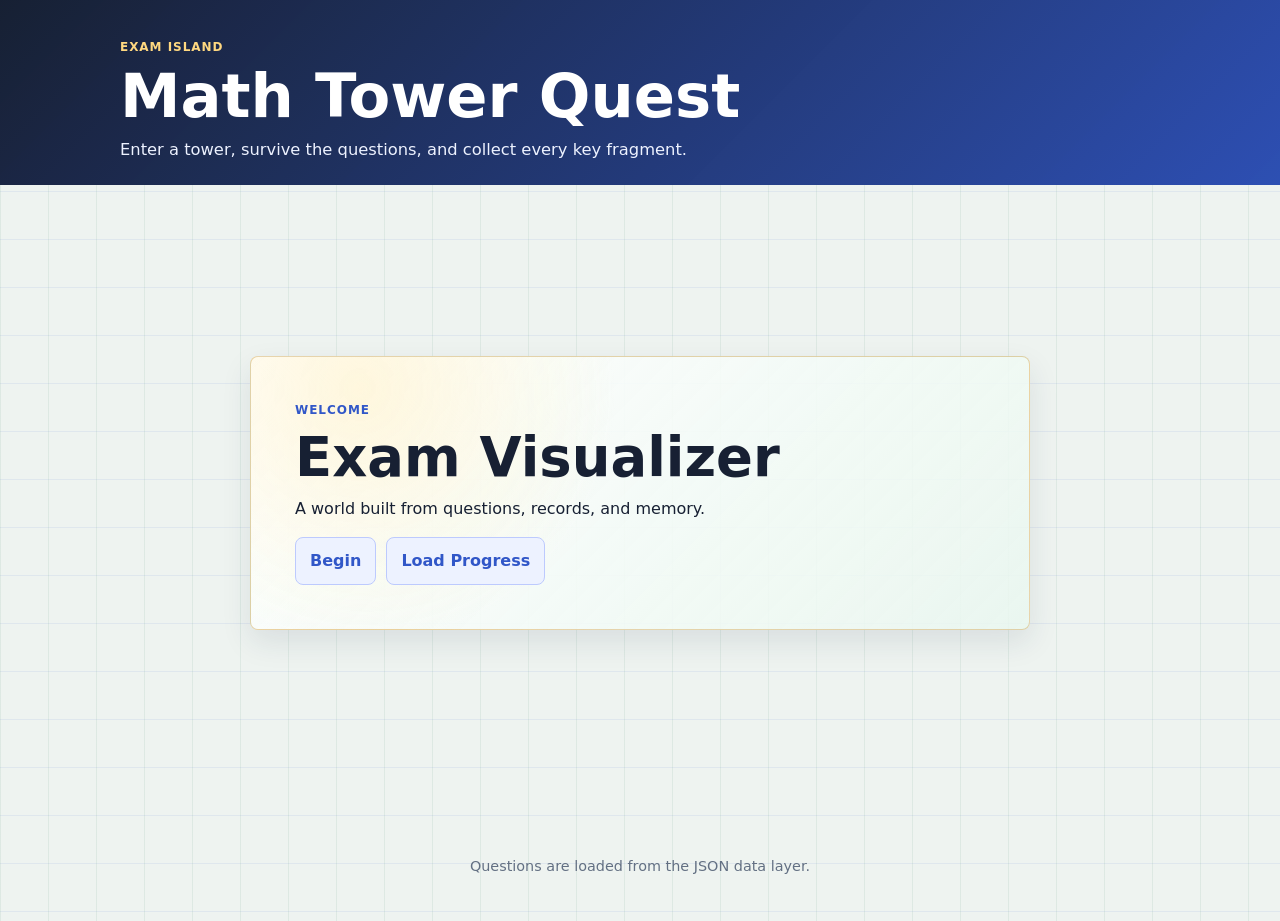
<file: index.html>
<!DOCTYPE html>
<html lang="en">
  <head>
    <!-- index.html defines the static UI containers. Game data, rules, and save state live outside this file. -->
    <meta charset="UTF-8" />
    <meta name="viewport" content="width=device-width, initial-scale=1.0" />
    <meta
      name="description"
      content="A Grade 7 math tower game with map exploration and tower practice runs."
    />
    <title>Exam Visualizer</title>
    <link rel="icon" href="data:," />
    <link rel="stylesheet" href="style.css?v=architecture-names" />
  </head>
  <body>
    <header class="site-header">
      <div class="header-content">
        <p class="eyebrow">Exam Island</p>
        <h1>Math Tower Quest</h1>
        <p class="subtitle">
          Enter a tower, survive the questions, and collect every key fragment.
        </p>
      </div>
    </header>

    <main class="page-content">
      <section id="opening-screen" class="opening-screen" aria-labelledby="opening-title">
        <div id="opening-content" class="opening-content"></div>
      </section>

      <section id="map-screen" class="map-section" aria-labelledby="map-title" hidden>
        <div class="map-heading">
          <div>
            <p class="section-label">World Map</p>
            <h2 id="map-title">Choose a tower</h2>
          </div>
          <p id="map-status" class="map-status" aria-live="polite">
            Loading map...
          </p>
        </div>

        <div id="game-map" class="game-map" aria-label="Exam Island map">
          <div class="map-hud" aria-label="Player progress">
            <span id="fragment-count" class="hud-pill">Key fragments: 0 / 6</span>
            <span id="chronicle-count" class="hud-pill">Chronicles: 0 / 6</span>
            <span id="difficulty-mode" class="hud-pill">Mode: Easy</span>
            <span id="questions-answered" class="hud-pill">0 answered</span>
            <span id="accuracy-percentage" class="hud-pill">0% accuracy</span>
          </div>
          <div id="map-player" class="map-player" aria-label="Player"></div>
          <div id="map-towers" class="map-towers"></div>
          <button id="blacksmith-button" class="blacksmith-button" type="button">
            Blacksmith
          </button>
        </div>

        <div id="blacksmith-panel" class="blacksmith-panel" hidden>
          <div>
            <h3>Blacksmith</h3>
            <p>Collect all 6 key fragments to forge the Central Tower Key.</p>
          </div>
          <button id="forge-key" class="progress-button" type="button" disabled>
            Forge Key
          </button>
        </div>

        <div class="save-actions">
          <button id="save-progress" class="progress-button" type="button">
            Save Progress
          </button>
          <button id="load-progress" class="progress-button" type="button">
            Load Progress
          </button>
          <button id="open-chronicles" class="progress-button" type="button">
            Chronicles
          </button>
          <input
            id="progress-file"
            type="file"
            accept="application/json,.json"
            hidden
          />
        </div>
        <p id="progress-message" class="progress-message" aria-live="polite"></p>
      </section>

      <section
        id="practice-view"
        class="practice-view"
        aria-labelledby="tower-title"
        hidden
      >
        <div class="tower-topbar">
          <button id="back-to-map" class="back-button" type="button">
            Back to Map
          </button>
          <div id="tower-status" class="tower-status" aria-live="polite"></div>
        </div>

        <div class="tower-overview">
          <div>
            <p class="section-label">Tower Practice</p>
            <h2 id="tower-title">Tower</h2>
            <p id="tower-description" class="tower-description"></p>
          </div>
          <div class="tower-run-stats">
            <div id="tower-hp" class="hp-display" aria-live="polite">
              <span class="stat-label">Health</span>
              <span class="hp-hearts" aria-hidden="true">10 HP</span>
              <span class="hp-number">10 / 10</span>
            </div>
            <span id="tower-streak">Streak 0</span>
            <span id="tower-progress-text">Seal Energy 0 / 50</span>
          </div>
        </div>

        <div class="energy-label">Seal Energy</div>
        <div class="tower-progress-bar" aria-hidden="true">
          <div id="tower-progress-fill"></div>
        </div>

        <div id="tower-result" class="tower-result" aria-live="polite" hidden></div>
        <div id="question-list" class="question-list" aria-live="polite"></div>
      </section>

      <section
        id="chronicle-screen"
        class="chronicle-screen"
        aria-labelledby="chronicle-heading"
        hidden
      >
        <div class="chronicle-topbar">
          <button id="close-chronicles" class="back-button" type="button">
            Back to Map
          </button>
          <p id="chronicle-status" class="chronicle-status" aria-live="polite"></p>
        </div>

        <div class="chronicle-layout">
          <section id="chronicle-library" class="chronicle-library" aria-labelledby="chronicle-heading">
            <p class="section-label">Chronicles</p>
            <h2 id="chronicle-heading">Chronicles</h2>
            <p class="chronicle-library-description">
              Recovered Creation Records from the history of this world.
            </p>
            <div id="chronicle-list" class="chronicle-list"></div>
          </section>

          <article id="chronicle-reader" class="chronicle-reader" aria-live="polite" hidden>
            <p class="section-label">Creation Record</p>
            <h3>Select a recovered Chronicle</h3>
          </article>
        </div>
      </section>

      <div id="error-message" class="error-message" role="alert" hidden></div>
    </main>

    <footer class="site-footer">
      <p>Questions are loaded from the JSON data layer.</p>
    </footer>

    <script src="engine/engine-rules.js?v=architecture-names"></script>
    <script src="app.js?v=architecture-names"></script>
  </body>
</html>
</file>
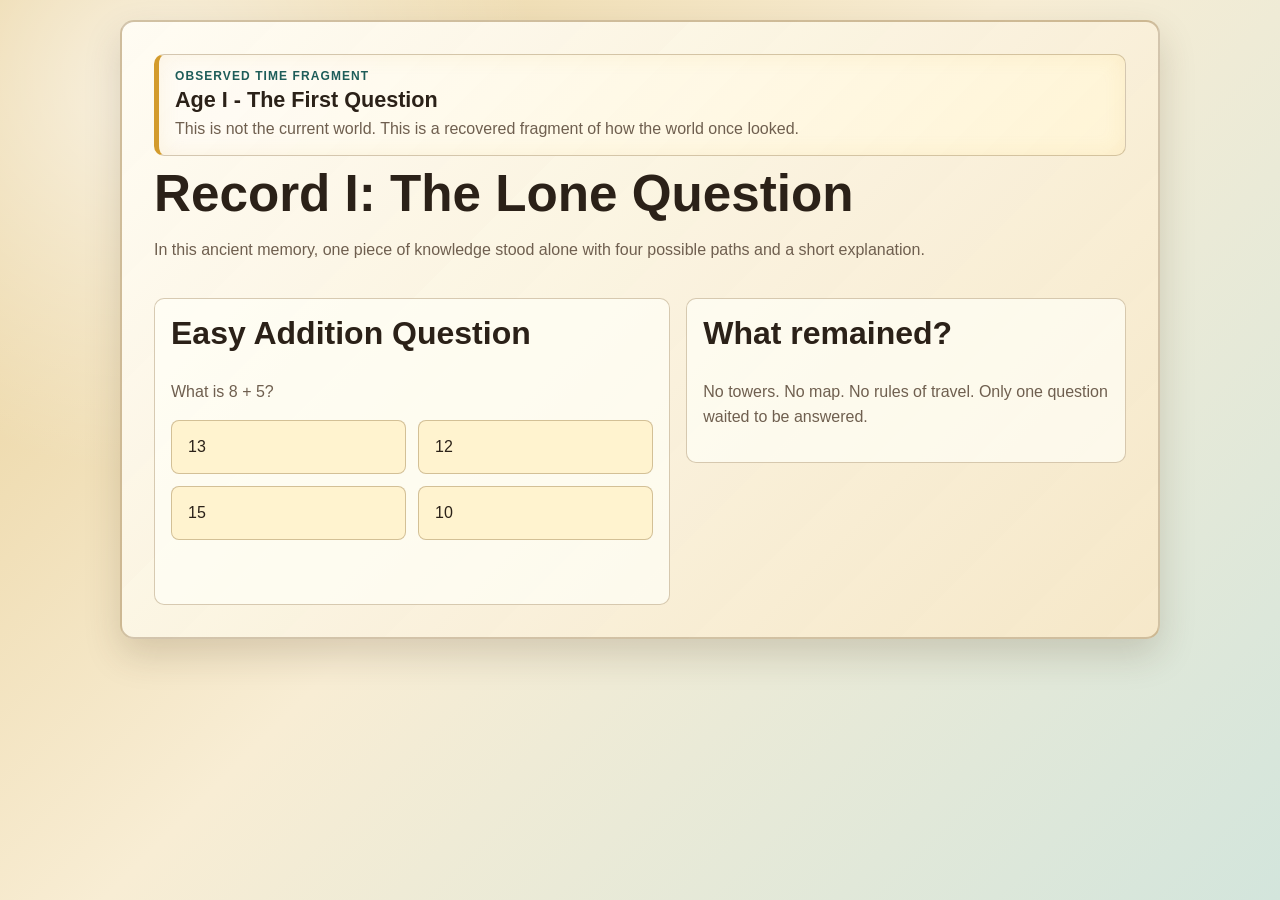
<file: history/v0-question-only/index.html>
<!DOCTYPE html>
<html lang="en">
<head>
  <meta charset="UTF-8">
  <meta name="viewport" content="width=device-width, initial-scale=1.0">
  <title>Record I: The Lone Question</title>
  <link rel="icon" href="data:,">
  <link rel="stylesheet" href="../shared/history.css">
</head>
<body>
  <main class="history-page">
    <section class="history-shell">
      <header class="history-header">
        <div class="fragment-banner">
          <p>Observed Time Fragment</p>
          <strong>Age I - The First Question</strong>
          <span>This is not the current world. This is a recovered fragment of how the world once looked.</span>
        </div>
        <h1>Record I: The Lone Question</h1>
        <p class="subtitle">In this ancient memory, one piece of knowledge stood alone with four possible paths and a short explanation.</p>
      </header>

      <div class="stage-grid">
        <section id="question-panel" class="panel" aria-live="polite"></section>
        <aside class="panel">
          <h2>What remained?</h2>
          <p class="soft-text">No towers. No map. No rules of travel. Only one question waited to be answered.</p>
        </aside>
      </div>
    </section>
  </main>

  <script src="../shared/history-utils.js?v=curriculum-aware"></script>
  <script>
    async function init() {
      const context = await HistoryPreview.loadCurriculumContext();
      const tower = context.towers[0];
      const question = HistoryPreview.getSampleQuestion(context, tower.topic);
      HistoryPreview.makeQuestion(document.querySelector("#question-panel"), {
        ...question,
        title: `${context.shortLabel} ${tower.topic} Question`
      });
    }

    init();
  </script>
</body>
</html>
</file>
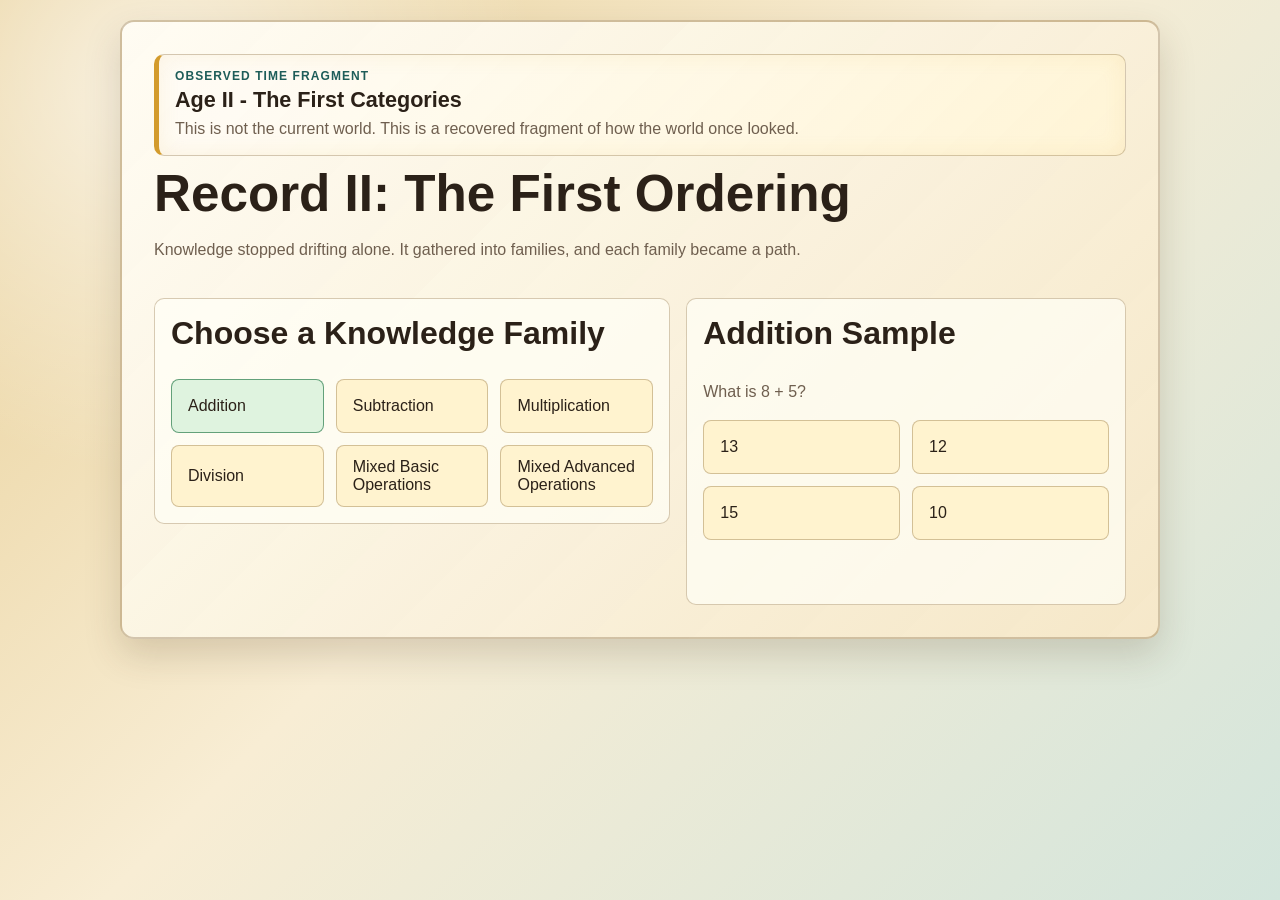
<file: history/v1-topic-structure/index.html>
<!DOCTYPE html>
<html lang="en">
<head>
  <meta charset="UTF-8">
  <meta name="viewport" content="width=device-width, initial-scale=1.0">
  <title>Record II: The First Ordering</title>
  <link rel="icon" href="data:,">
  <link rel="stylesheet" href="../shared/history.css">
</head>
<body>
  <main class="history-page">
    <section class="history-shell">
      <header class="history-header">
        <div class="fragment-banner">
          <p>Observed Time Fragment</p>
          <strong>Age II - The First Categories</strong>
          <span>This is not the current world. This is a recovered fragment of how the world once looked.</span>
        </div>
        <h1>Record II: The First Ordering</h1>
        <p class="subtitle">Knowledge stopped drifting alone. It gathered into families, and each family became a path.</p>
      </header>

      <div class="stage-grid">
        <section class="panel">
          <h2>Choose a Knowledge Family</h2>
          <div id="topic-grid" class="topic-grid"></div>
        </section>
        <section id="question-panel" class="panel" aria-live="polite"></section>
      </div>
    </section>
  </main>

  <script src="../shared/history-utils.js?v=curriculum-aware"></script>
  <script>
    const topicGrid = document.querySelector("#topic-grid");
    const questionPanel = document.querySelector("#question-panel");

    async function init() {
      const context = await HistoryPreview.loadCurriculumContext();
      const seenTopics = new Set();
      const topics = context.towers
        .filter((tower) => {
          if (seenTopics.has(tower.topic)) {
            return false;
          }
          seenTopics.add(tower.topic);
          return true;
        })
        .map((tower) => tower.topic);

      topics.forEach((topic) => {
        const button = document.createElement("button");
        button.className = "topic-card";
        button.type = "button";
        button.textContent = topic;
        button.addEventListener("click", () => {
          const question = HistoryPreview.getSampleQuestion(context, topic);
          HistoryPreview.setSelected(topicGrid, button, "is-selected");
          HistoryPreview.makeQuestion(questionPanel, {
            ...question,
            title: `${topic} Sample`
          });
        });
        topicGrid.append(button);
      });

      topicGrid.querySelector("button")?.click();
    }

    init();
  </script>
</body>
</html>
</file>
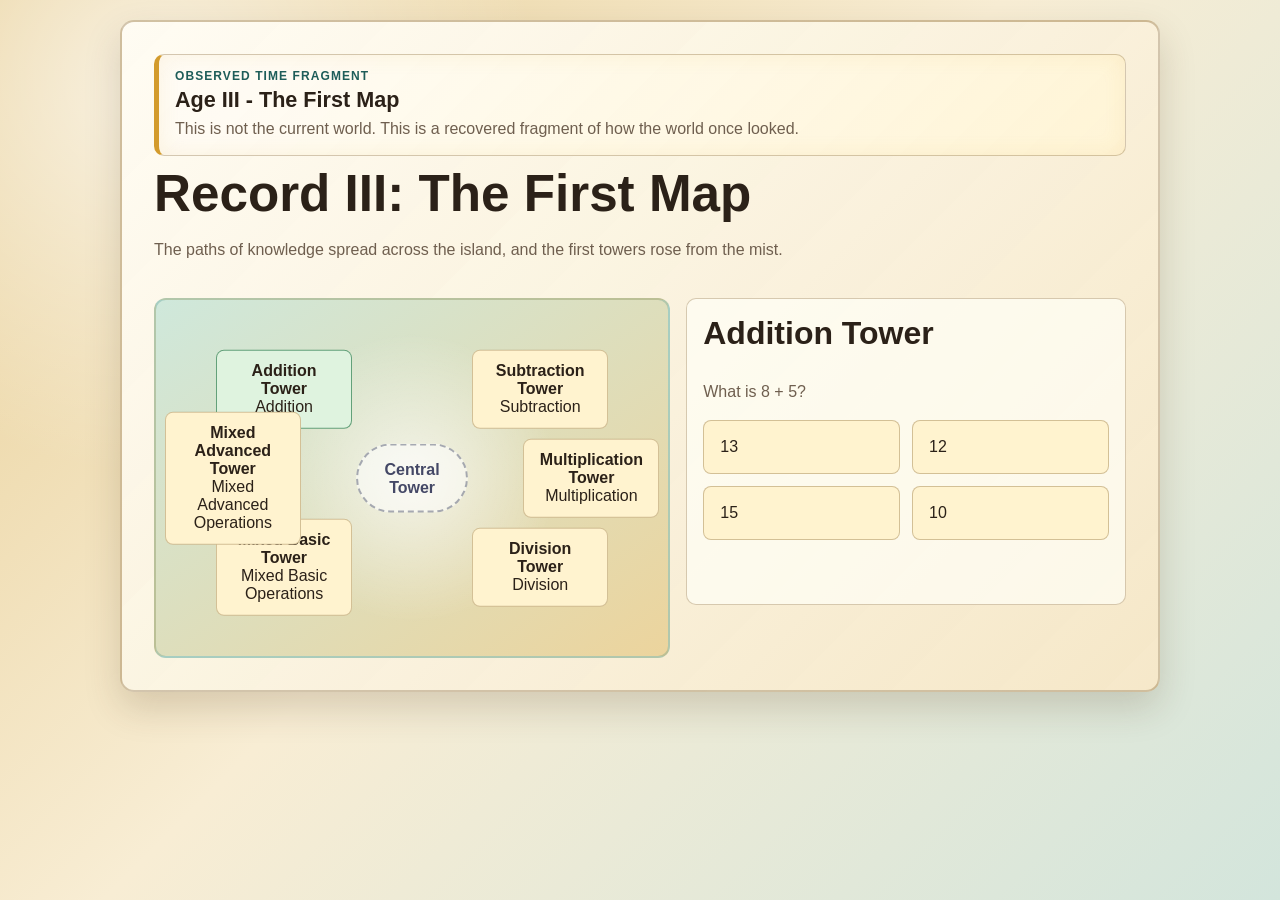
<file: history/v2-first-map/index.html>
<!DOCTYPE html>
<html lang="en">
<head>
  <meta charset="UTF-8">
  <meta name="viewport" content="width=device-width, initial-scale=1.0">
  <title>Record III: The First Map</title>
  <link rel="icon" href="data:,">
  <link rel="stylesheet" href="../shared/history.css">
</head>
<body>
  <main class="history-page">
    <section class="history-shell">
      <header class="history-header">
        <div class="fragment-banner">
          <p>Observed Time Fragment</p>
          <strong>Age III - The First Map</strong>
          <span>This is not the current world. This is a recovered fragment of how the world once looked.</span>
        </div>
        <h1>Record III: The First Map</h1>
        <p class="subtitle">The paths of knowledge spread across the island, and the first towers rose from the mist.</p>
      </header>

      <div class="stage-grid">
        <section class="tower-map panel" aria-label="First map with six towers">
          <div class="tower-center">Central Tower</div>
          <div id="tower-layer"></div>
        </section>
        <section id="question-panel" class="panel" aria-live="polite"></section>
      </div>
    </section>
  </main>

  <script src="../shared/history-utils.js?v=curriculum-aware"></script>
  <script>
    const towerLayer = document.querySelector("#tower-layer");
    const questionPanel = document.querySelector("#question-panel");

    async function init() {
      const context = await HistoryPreview.loadCurriculumContext();

      context.towers.forEach((tower) => {
        const button = document.createElement("button");
        button.className = "tower-node";
        button.type = "button";
        button.style.left = `${tower.x}%`;
        button.style.top = `${tower.y}%`;
        button.innerHTML = `<strong>${tower.name}</strong><br><span>${tower.topic}</span>`;
        button.addEventListener("click", () => {
          const question = HistoryPreview.getSampleQuestion(context, tower.topic);
          HistoryPreview.setSelected(towerLayer, button, "is-selected");
          HistoryPreview.makeQuestion(questionPanel, {
            ...question,
            title: tower.name
          });
        });
        towerLayer.append(button);
      });

      towerLayer.querySelector("button")?.click();
    }

    init();
  </script>
</body>
</html>
</file>
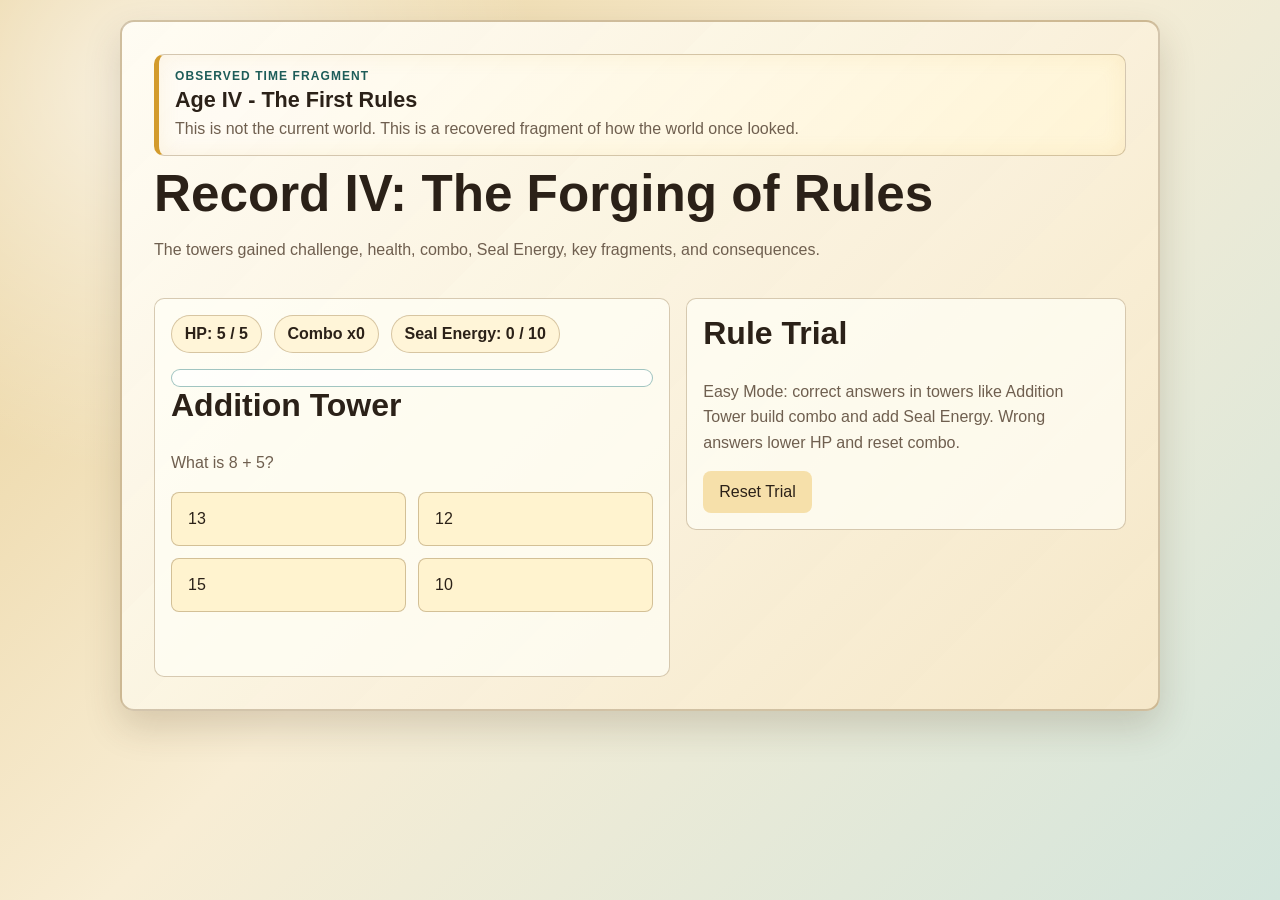
<file: history/v3-rules/index.html>
<!DOCTYPE html>
<html lang="en">
<head>
  <meta charset="UTF-8">
  <meta name="viewport" content="width=device-width, initial-scale=1.0">
  <title>Record IV: The Forging of Rules</title>
  <link rel="icon" href="data:,">
  <link rel="stylesheet" href="../shared/history.css">
</head>
<body>
  <main class="history-page">
    <section class="history-shell">
      <header class="history-header">
        <div class="fragment-banner">
          <p>Observed Time Fragment</p>
          <strong>Age IV - The First Rules</strong>
          <span>This is not the current world. This is a recovered fragment of how the world once looked.</span>
        </div>
        <h1>Record IV: The Forging of Rules</h1>
        <p class="subtitle">The towers gained challenge, health, combo, Seal Energy, key fragments, and consequences.</p>
      </header>

      <div class="stage-grid">
        <section class="panel">
          <div class="stat-row">
            <span id="hp" class="stat">HP: 5 / 5</span>
            <span id="combo" class="stat">Combo x0</span>
            <span id="energy" class="stat">Seal Energy: 0 / 10</span>
          </div>
          <div class="energy-bar" aria-hidden="true">
            <div id="energy-fill" class="energy-fill"></div>
          </div>
          <div id="question-panel" aria-live="polite"></div>
        </section>

        <aside class="panel">
          <h2>Rule Trial</h2>
          <p id="rules-summary" class="soft-text">Correct answers build combo and add Seal Energy. Wrong answers lower HP and reset combo. The tower clears when enough energy is restored.</p>
          <button id="reset-run" class="secondary" type="button">Reset Trial</button>
        </aside>
      </div>
    </section>
  </main>

  <script src="../shared/history-utils.js?v=curriculum-aware"></script>
  <script>
    let hp = 5;
    let combo = 0;
    let energy = 0;
    let questionIndex = 0;
    let context = null;
    let trialQuestions = [];
    let activeTower = null;

    const hpElement = document.querySelector("#hp");
    const comboElement = document.querySelector("#combo");
    const energyElement = document.querySelector("#energy");
    const energyFill = document.querySelector("#energy-fill");
    const questionPanel = document.querySelector("#question-panel");
    const rulesSummary = document.querySelector("#rules-summary");

    function updateStats() {
      hpElement.textContent = `HP: ${hp} / 5`;
      comboElement.textContent = `Combo x${combo}`;
      energyElement.textContent = `Seal Energy: ${energy} / 10`;
      energyFill.style.width = `${Math.min(energy, 10) * 10}%`;
    }

    function renderQuestion() {
      if (energy >= 10) {
        questionPanel.innerHTML = `
          <h2>Tower Cleared</h2>
          <p class="feedback good">The first laws awakened. A tower can now be restored.</p>
        `;
        updateStats();
        return;
      }

      if (hp <= 0) {
        questionPanel.innerHTML = `
          <h2>Run Failed</h2>
          <p class="feedback bad">HP reached 0. The rules now have real challenge.</p>
        `;
        updateStats();
        return;
      }

      const question = trialQuestions[questionIndex % trialQuestions.length];
      questionPanel.innerHTML = `
        <h2>${activeTower.name}</h2>
        <p class="soft-text">${question.prompt}</p>
        <div class="choices">
          ${question.choices.map((choice) => `
            <button class="choice" type="button" data-answer="${choice}">${choice}</button>
          `).join("")}
        </div>
        <p class="feedback" aria-live="polite"></p>
      `;

      const feedback = questionPanel.querySelector(".feedback");
      questionPanel.querySelectorAll(".choice").forEach((button) => {
        button.addEventListener("click", () => {
          const isCorrect = button.dataset.answer === question.answer;
          if (isCorrect) {
            combo += 1;
            energy += combo;
            HistoryPreview.markChoice(button, true, feedback, `Correct. Combo x${combo}. +${combo} Seal Energy.`);
          } else {
            hp -= 1;
            combo = 0;
            HistoryPreview.markChoice(button, false, feedback, `Wrong. HP -1. The answer is ${question.answer}.`);
          }

          questionIndex += 1;
          updateStats();
          setTimeout(renderQuestion, 850);
        });
      });
    }

    function resetRun() {
      hp = 5;
      combo = 0;
      energy = 0;
      questionIndex = 0;
      updateStats();
      renderQuestion();
    }

    document.querySelector("#reset-run").addEventListener("click", resetRun);

    async function init() {
      context = await HistoryPreview.loadCurriculumContext();
      activeTower = context.towers[0];
      trialQuestions = context.towers
        .map((tower) => HistoryPreview.getSampleQuestion(context, tower.topic))
        .filter(Boolean);
      rulesSummary.textContent = `${context.label}: correct answers in towers like ${activeTower.name} build combo and add Seal Energy. Wrong answers lower HP and reset combo.`;
      resetRun();
    }

    init();
  </script>
</body>
</html>
</file>
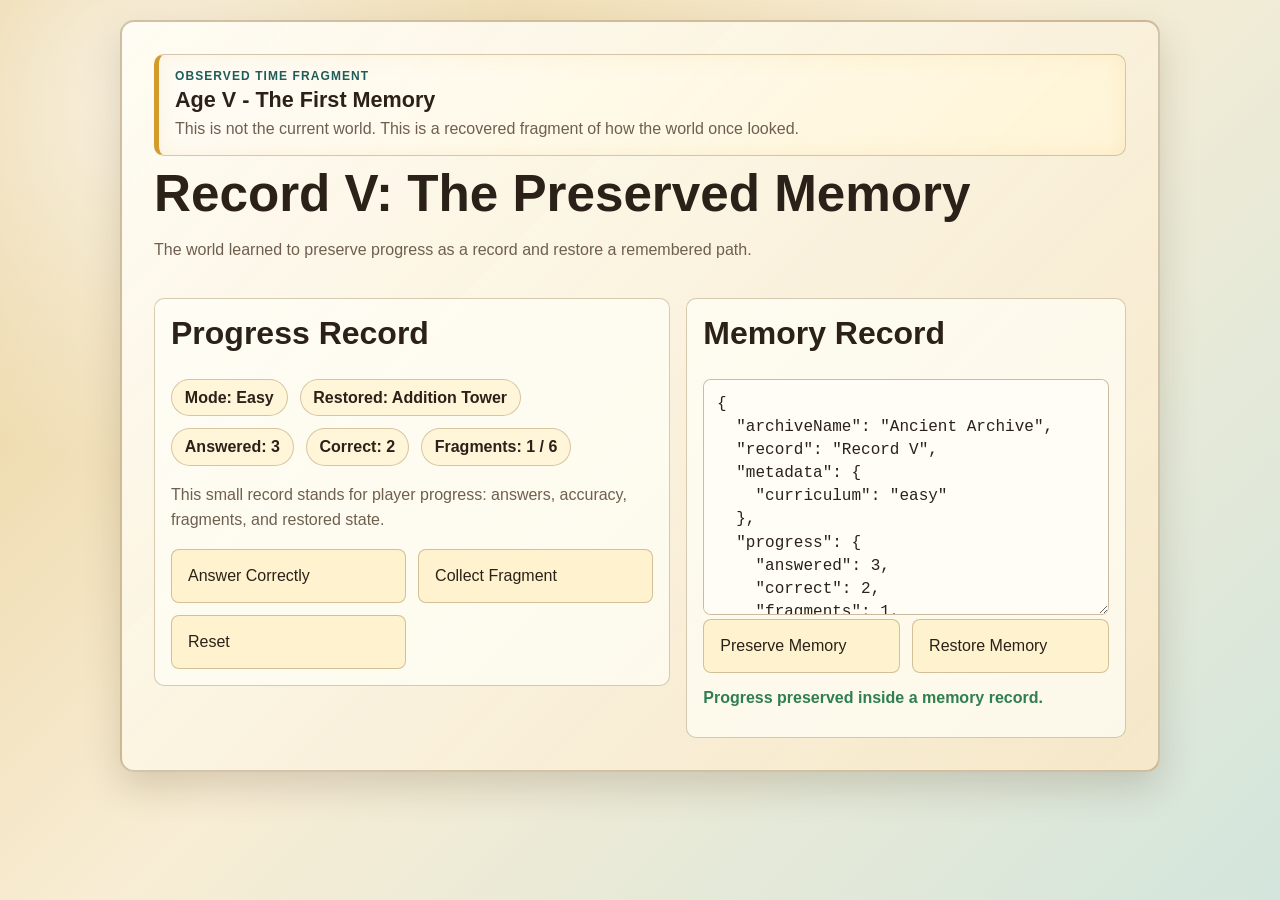
<file: history/v4-memory/index.html>
<!DOCTYPE html>
<html lang="en">
<head>
  <meta charset="UTF-8">
  <meta name="viewport" content="width=device-width, initial-scale=1.0">
  <title>Record V: The Preserved Memory</title>
  <link rel="icon" href="data:,">
  <link rel="stylesheet" href="../shared/history.css">
</head>
<body>
  <main class="history-page">
    <section class="history-shell">
      <header class="history-header">
        <div class="fragment-banner">
          <p>Observed Time Fragment</p>
          <strong>Age V - The First Memory</strong>
          <span>This is not the current world. This is a recovered fragment of how the world once looked.</span>
        </div>
        <h1>Record V: The Preserved Memory</h1>
        <p class="subtitle">The world learned to preserve progress as a record and restore a remembered path.</p>
      </header>

      <div class="stage-grid">
        <section class="panel">
          <h2>Progress Record</h2>
          <div class="stat-row">
            <span id="mode" class="stat">Mode: Easy</span>
            <span id="restored-tower" class="stat">Restored: Addition Tower</span>
            <span id="answered" class="stat">Answered: 3</span>
            <span id="correct" class="stat">Correct: 2</span>
            <span id="fragments" class="stat">Fragments: 1 / 6</span>
          </div>
          <p class="soft-text">This small record stands for player progress: answers, accuracy, fragments, and restored state.</p>
          <div class="choices">
            <button id="answer-correct" class="choice" type="button">Answer Correctly</button>
            <button id="collect-fragment" class="choice" type="button">Collect Fragment</button>
            <button id="reset-progress" class="choice" type="button">Reset</button>
          </div>
        </section>

        <section class="panel">
          <h2>Memory Record</h2>
          <textarea id="save-record" class="memory-record" rows="9" aria-label="Saved progress JSON"></textarea>
          <div class="choices">
            <button id="save-progress" class="choice" type="button">Preserve Memory</button>
            <button id="load-progress" class="choice" type="button">Restore Memory</button>
          </div>
          <p id="memory-message" class="feedback good" aria-live="polite">The world is ready to remember.</p>
        </section>
      </div>
    </section>
  </main>

  <script src="../shared/history-utils.js?v=curriculum-aware"></script>
  <script>
    let context = null;
    let defaultProgress = {
      answered: 3,
      correct: 2,
      fragments: 1,
      restoredTower: "Addition Tower",
      unlockedRecords: ["record-001", "record-002"]
    };

    let progress = { ...defaultProgress };

    const mode = document.querySelector("#mode");
    const restoredTower = document.querySelector("#restored-tower");
    const answered = document.querySelector("#answered");
    const correct = document.querySelector("#correct");
    const fragments = document.querySelector("#fragments");
    const saveRecord = document.querySelector("#save-record");
    const memoryMessage = document.querySelector("#memory-message");

    function renderProgress() {
      mode.textContent = `Mode: ${context?.shortLabel || "Easy"}`;
      restoredTower.textContent = `Restored: ${progress.restoredTower || context?.towers?.[0]?.name || "First Tower"}`;
      answered.textContent = `Answered: ${progress.answered}`;
      correct.textContent = `Correct: ${progress.correct}`;
      fragments.textContent = `Fragments: ${progress.fragments} / 6`;
    }

    function saveProgress() {
      saveRecord.value = JSON.stringify({
        archiveName: "Ancient Archive",
        record: "Record V",
        metadata: {
          curriculum: context?.mode || "easy"
        },
        progress
      }, null, 2);
      memoryMessage.textContent = "Progress preserved inside a memory record.";
      memoryMessage.className = "feedback good";
    }

    function loadProgress() {
      try {
        const saved = JSON.parse(saveRecord.value);
        progress = {
          answered: Number(saved.progress?.answered) || 0,
          correct: Number(saved.progress?.correct) || 0,
          fragments: Number(saved.progress?.fragments) || 0,
          restoredTower: saved.progress?.restoredTower || context?.towers?.[0]?.name || "First Tower",
          unlockedRecords: Array.isArray(saved.progress?.unlockedRecords)
            ? saved.progress.unlockedRecords
            : []
        };
        renderProgress();
        memoryMessage.textContent = "Progress loaded. The remembered path returned.";
        memoryMessage.className = "feedback good";
      } catch (error) {
        memoryMessage.textContent = "The record could not be loaded.";
        memoryMessage.className = "feedback bad";
      }
    }

    document.querySelector("#answer-correct").addEventListener("click", () => {
      progress.answered += 1;
      progress.correct += 1;
      renderProgress();
      memoryMessage.textContent = "The current progress changed. Preserve it to remember.";
      memoryMessage.className = "feedback good";
    });

    document.querySelector("#collect-fragment").addEventListener("click", () => {
      progress.fragments = Math.min(6, progress.fragments + 1);
      renderProgress();
      memoryMessage.textContent = "A fragment was collected. Preserve the new state.";
      memoryMessage.className = "feedback good";
    });

    document.querySelector("#reset-progress").addEventListener("click", () => {
      progress = {
        answered: 0,
        correct: 0,
        fragments: 0,
        restoredTower: "None yet",
        unlockedRecords: []
      };
      renderProgress();
      memoryMessage.textContent = "Progress changed. Load the record to restore it.";
      memoryMessage.className = "feedback bad";
    });

    document.querySelector("#save-progress").addEventListener("click", saveProgress);
    document.querySelector("#load-progress").addEventListener("click", loadProgress);

    async function init() {
      context = await HistoryPreview.loadCurriculumContext();
      defaultProgress = {
        ...defaultProgress,
        restoredTower: context.towers[0]?.name || defaultProgress.restoredTower
      };
      progress = { ...defaultProgress };
      renderProgress();
      saveProgress();
    }

    init();
  </script>
</body>
</html>
</file>
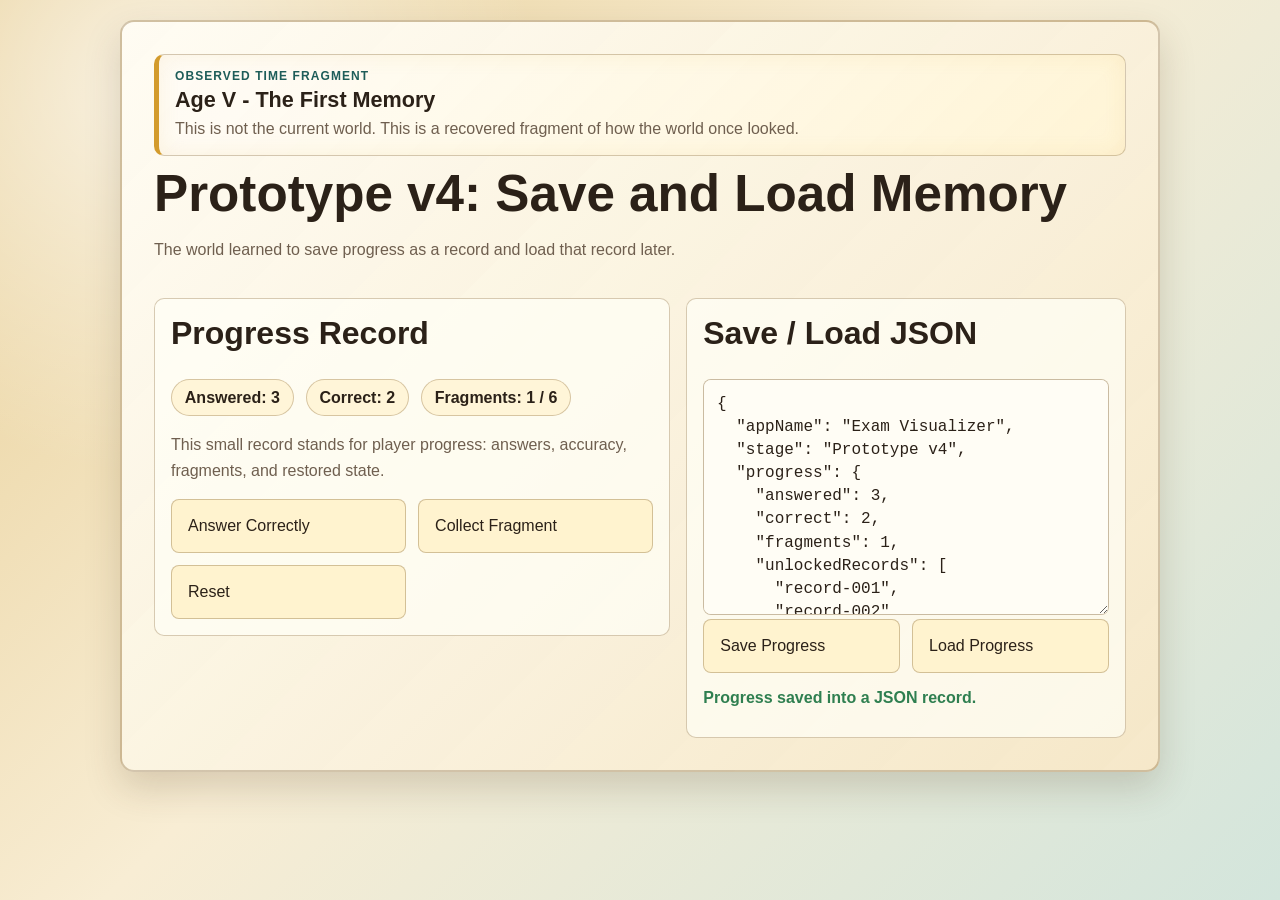
<file: history/v4-travelers/index.html>
<!DOCTYPE html>
<html lang="en">
<head>
  <meta charset="UTF-8">
  <meta name="viewport" content="width=device-width, initial-scale=1.0">
  <title>Prototype v4: Save and Load Memory</title>
  <link rel="icon" href="data:,">
  <link rel="stylesheet" href="../shared/history.css">
</head>
<body>
  <main class="history-page">
    <section class="history-shell">
      <header class="history-header">
        <div class="fragment-banner">
          <p>Observed Time Fragment</p>
          <strong>Age V - The First Memory</strong>
          <span>This is not the current world. This is a recovered fragment of how the world once looked.</span>
        </div>
        <h1>Prototype v4: Save and Load Memory</h1>
        <p class="subtitle">The world learned to save progress as a record and load that record later.</p>
      </header>

      <div class="stage-grid">
        <section class="panel">
          <h2>Progress Record</h2>
          <div class="stat-row">
            <span id="answered" class="stat">Answered: 3</span>
            <span id="correct" class="stat">Correct: 2</span>
            <span id="fragments" class="stat">Fragments: 1 / 6</span>
          </div>
          <p class="soft-text">This small record stands for player progress: answers, accuracy, fragments, and restored state.</p>
          <div class="choices">
            <button id="answer-correct" class="choice" type="button">Answer Correctly</button>
            <button id="collect-fragment" class="choice" type="button">Collect Fragment</button>
            <button id="reset-progress" class="choice" type="button">Reset</button>
          </div>
        </section>

        <section class="panel">
          <h2>Save / Load JSON</h2>
          <textarea id="save-record" class="memory-record" rows="9" aria-label="Saved progress JSON"></textarea>
          <div class="choices">
            <button id="save-progress" class="choice" type="button">Save Progress</button>
            <button id="load-progress" class="choice" type="button">Load Progress</button>
          </div>
          <p id="memory-message" class="feedback good" aria-live="polite">The world is ready to remember.</p>
        </section>
      </div>
    </section>
  </main>

  <script>
    const defaultProgress = {
      answered: 3,
      correct: 2,
      fragments: 1,
      unlockedRecords: ["record-001", "record-002"]
    };

    let progress = { ...defaultProgress };

    const answered = document.querySelector("#answered");
    const correct = document.querySelector("#correct");
    const fragments = document.querySelector("#fragments");
    const saveRecord = document.querySelector("#save-record");
    const memoryMessage = document.querySelector("#memory-message");

    function renderProgress() {
      answered.textContent = `Answered: ${progress.answered}`;
      correct.textContent = `Correct: ${progress.correct}`;
      fragments.textContent = `Fragments: ${progress.fragments} / 6`;
    }

    function saveProgress() {
      saveRecord.value = JSON.stringify({
        appName: "Exam Visualizer",
        stage: "Prototype v4",
        progress
      }, null, 2);
      memoryMessage.textContent = "Progress saved into a JSON record.";
      memoryMessage.className = "feedback good";
    }

    function loadProgress() {
      try {
        const saved = JSON.parse(saveRecord.value);
        progress = {
          answered: Number(saved.progress?.answered) || 0,
          correct: Number(saved.progress?.correct) || 0,
          fragments: Number(saved.progress?.fragments) || 0,
          unlockedRecords: Array.isArray(saved.progress?.unlockedRecords)
            ? saved.progress.unlockedRecords
            : []
        };
        renderProgress();
        memoryMessage.textContent = "Progress loaded. The remembered path returned.";
        memoryMessage.className = "feedback good";
      } catch (error) {
        memoryMessage.textContent = "The record could not be loaded.";
        memoryMessage.className = "feedback bad";
      }
    }

    document.querySelector("#answer-correct").addEventListener("click", () => {
      progress.answered += 1;
      progress.correct += 1;
      renderProgress();
      memoryMessage.textContent = "The current progress changed. Save it to remember.";
      memoryMessage.className = "feedback good";
    });

    document.querySelector("#collect-fragment").addEventListener("click", () => {
      progress.fragments = Math.min(6, progress.fragments + 1);
      renderProgress();
      memoryMessage.textContent = "A fragment was collected. Save the new state.";
      memoryMessage.className = "feedback good";
    });

    document.querySelector("#reset-progress").addEventListener("click", () => {
      progress = { answered: 0, correct: 0, fragments: 0, unlockedRecords: [] };
      renderProgress();
      memoryMessage.textContent = "Progress changed. Load the record to restore it.";
      memoryMessage.className = "feedback bad";
    });

    document.querySelector("#save-progress").addEventListener("click", saveProgress);
    document.querySelector("#load-progress").addEventListener("click", loadProgress);

    renderProgress();
    saveProgress();
  </script>
</body>
</html>
</file>
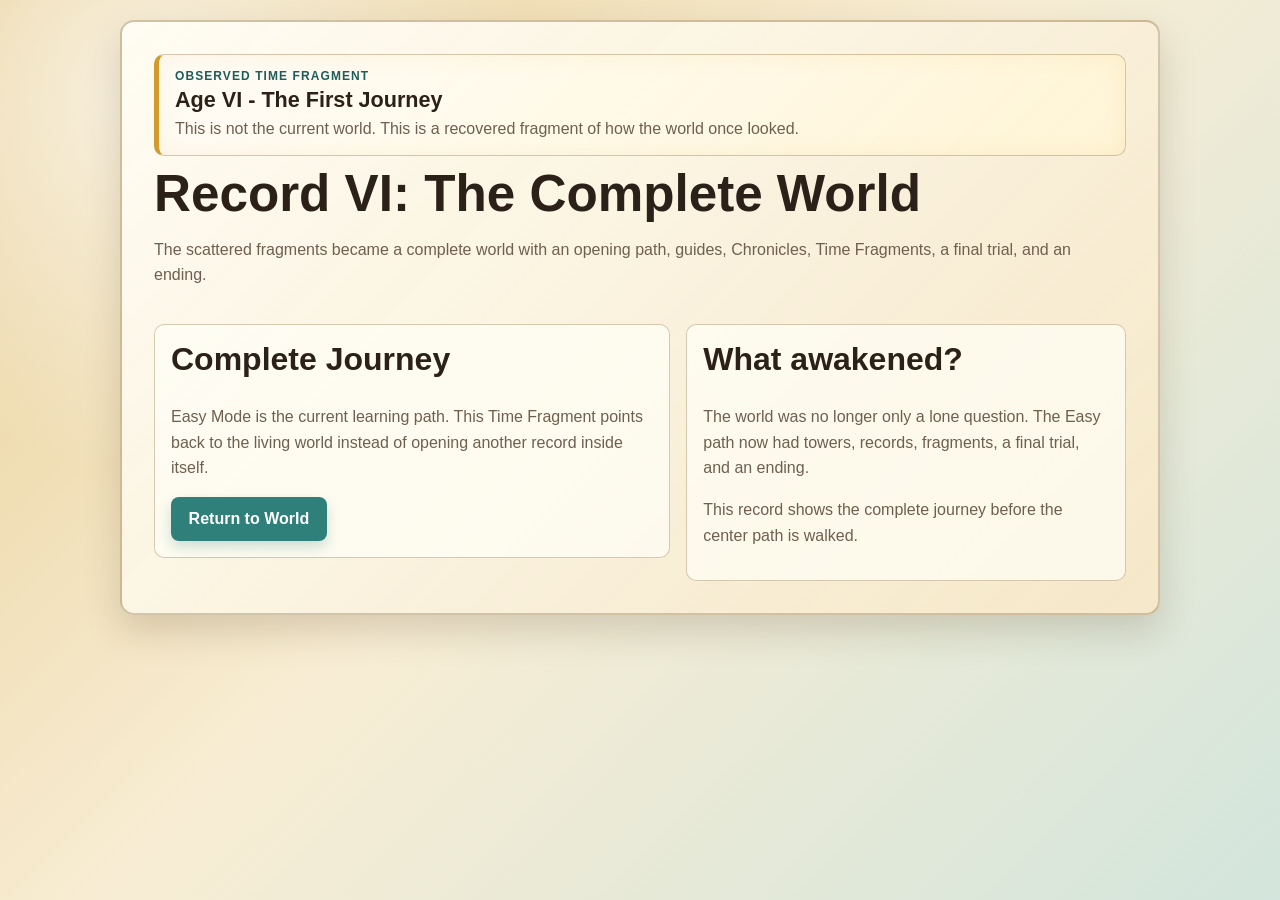
<file: history/v5-complete-prototype/index.html>
<!DOCTYPE html>
<html lang="en">
<head>
  <meta charset="UTF-8">
  <meta name="viewport" content="width=device-width, initial-scale=1.0">
  <title>Record VI: The Complete World</title>
  <link rel="icon" href="data:,">
  <link rel="stylesheet" href="../shared/history.css">
</head>
<body>
  <main class="history-page">
    <section class="history-shell">
      <header class="history-header">
        <div class="fragment-banner">
          <p>Observed Time Fragment</p>
          <strong>Age VI - The First Journey</strong>
          <span>This is not the current world. This is a recovered fragment of how the world once looked.</span>
        </div>
        <h1>Record VI: The Complete World</h1>
        <p class="subtitle">The scattered fragments became a complete world with an opening path, guides, Chronicles, Time Fragments, a final trial, and an ending.</p>
      </header>

      <div class="stage-grid">
        <section class="panel">
          <h2>Complete Journey</h2>
          <p id="journey-mode" class="soft-text">This Time Fragment points back to the living world instead of opening another record inside itself.</p>
          <button id="return-world" class="open-world" type="button">Return to World</button>
        </section>

        <aside class="panel">
          <h2>What awakened?</h2>
          <p id="complete-summary" class="soft-text">The world was no longer only a lone question. It had towers, records, fragments, a final trial, and an ending.</p>
          <p class="soft-text">This record shows the complete journey before the center path is walked.</p>
        </aside>
      </div>
    </section>
  </main>
  <script src="../shared/history-utils.js?v=curriculum-aware"></script>
  <script>
    async function init() {
      const context = await HistoryPreview.loadCurriculumContext();
      document.querySelector("#journey-mode").textContent = `${context.label} is the current learning path. This Time Fragment points back to the living world instead of opening another record inside itself.`;
      document.querySelector("#complete-summary").textContent = `The world was no longer only a lone question. The ${context.shortLabel} path now had towers, records, fragments, a final trial, and an ending.`;
    }

    document.querySelector("#return-world").addEventListener("click", () => {
      if (window.parent && window.parent !== window) {
        window.parent.postMessage({ type: "exam-visualizer:return-to-world" }, window.location.origin);
        return;
      }

      window.location.href = "../../index.html";
    });

    init();
  </script>
</body>
</html>
</file>
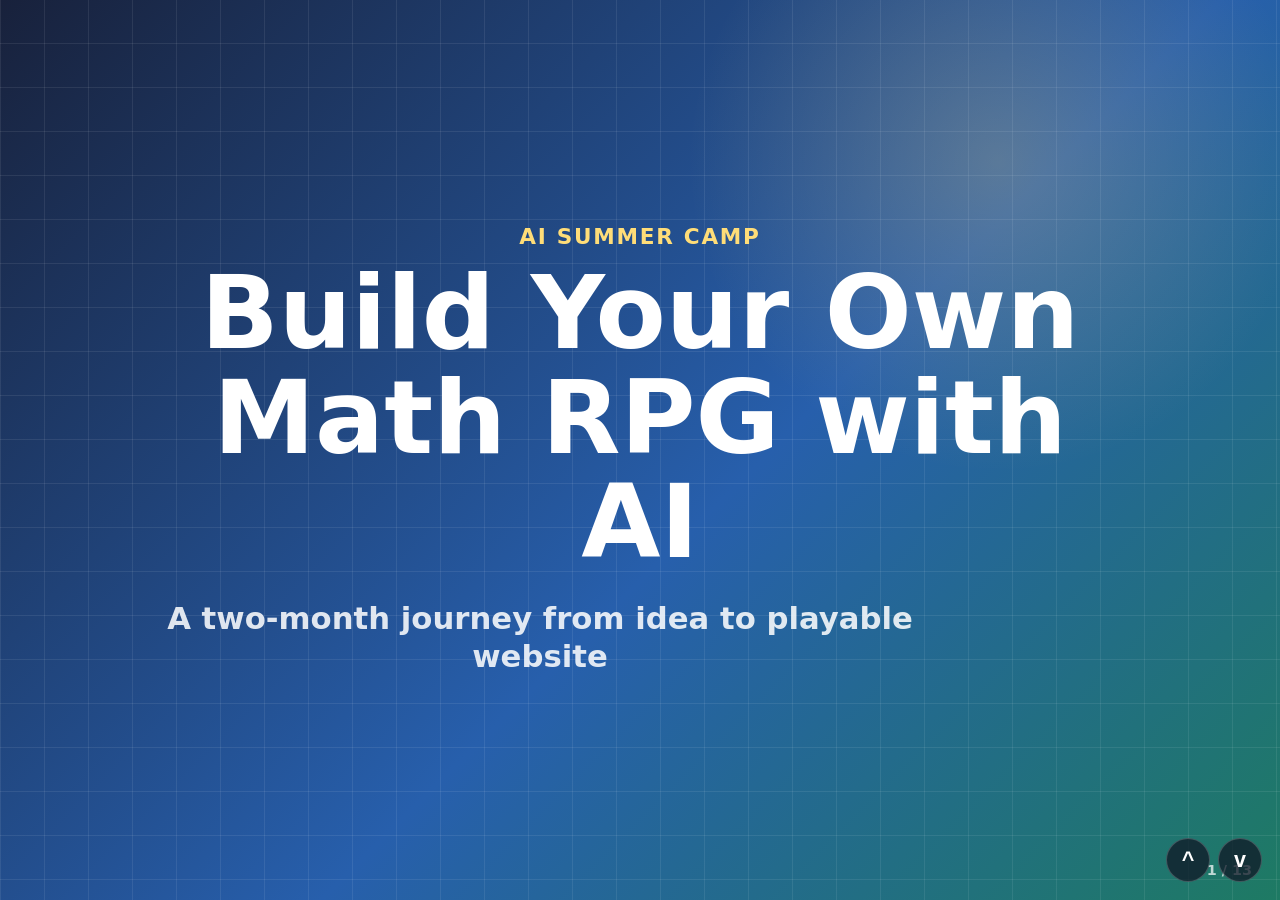
<file: teaching-slides/ai-summer-camp-math-rpg.html>
<!DOCTYPE html>
<html lang="en">
  <head>
    <meta charset="UTF-8" />
    <meta name="viewport" content="width=device-width, initial-scale=1.0" />
    <title>AI Summer Camp - Math RPG Slides</title>
    <style>
      :root {
        --ink: #162033;
        --muted: #5f6e84;
        --paper: #fffdf7;
        --blue: #2f6fd6;
        --green: #1f8a5b;
        --gold: #d28b15;
        --coral: #e65f5c;
        --violet: #705bd8;
        --sky: #dff1ff;
        --mint: #dcf7e8;
        --cream: #fff4d7;
        --line: rgba(22, 32, 51, 0.16);
        --shadow: 0 18px 44px rgba(22, 32, 51, 0.16);
      }

      * {
        box-sizing: border-box;
      }

      html {
        scroll-behavior: smooth;
      }

      body {
        margin: 0;
        color: var(--ink);
        background: #101827;
        font-family: Inter, ui-sans-serif, system-ui, -apple-system, BlinkMacSystemFont, "Segoe UI", sans-serif;
      }

      .deck {
        height: 100vh;
        overflow-y: auto;
        scroll-snap-type: y mandatory;
      }

      .slide {
        position: relative;
        display: grid;
        min-height: 100vh;
        padding: 5.5vh 6vw;
        overflow: hidden;
        scroll-snap-align: start;
        background: var(--paper);
      }

      .slide::before {
        position: absolute;
        inset: 0;
        content: "";
        background:
          linear-gradient(90deg, rgba(22, 32, 51, 0.045) 1px, transparent 1px),
          linear-gradient(0deg, rgba(22, 32, 51, 0.045) 1px, transparent 1px);
        background-size: 42px 42px;
        pointer-events: none;
      }

      .slide > * {
        position: relative;
        z-index: 1;
      }

      .slide.dark {
        color: #ffffff;
        background:
          radial-gradient(circle at 78% 18%, rgba(255, 214, 112, 0.24), transparent 25%),
          linear-gradient(135deg, #18213b, #275fac 56%, #1e7a63);
      }

      .slide.dark::before {
        background:
          linear-gradient(90deg, rgba(255, 255, 255, 0.08) 1px, transparent 1px),
          linear-gradient(0deg, rgba(255, 255, 255, 0.08) 1px, transparent 1px);
        background-size: 44px 44px;
      }

      .slide.soft-blue {
        background: linear-gradient(135deg, #f8fbff, var(--sky));
      }

      .slide.soft-green {
        background: linear-gradient(135deg, #fbfffc, var(--mint));
      }

      .slide.soft-gold {
        background: linear-gradient(135deg, #fffefa, var(--cream));
      }

      .slide.split {
        grid-template-columns: 0.9fr 1.1fr;
        align-items: center;
        gap: 5vw;
      }

      .slide.center {
        place-items: center;
        text-align: center;
      }

      .kicker {
        margin: 0 0 12px;
        color: var(--gold);
        font-size: clamp(1rem, 1.8vw, 1.35rem);
        font-weight: 900;
        letter-spacing: 0.08em;
        text-transform: uppercase;
      }

      .dark .kicker {
        color: #ffdd78;
      }

      h1,
      h2 {
        margin: 0;
        letter-spacing: 0;
        line-height: 1.02;
      }

      h1 {
        max-width: 980px;
        font-size: clamp(3.8rem, 8vw, 7.4rem);
      }

      h2 {
        max-width: 980px;
        font-size: clamp(2.6rem, 5.4vw, 5.4rem);
      }

      .subtitle {
        max-width: 780px;
        margin: 24px 0 0;
        color: var(--muted);
        font-size: clamp(1.3rem, 2.4vw, 2rem);
        font-weight: 750;
        line-height: 1.25;
      }

      .dark .subtitle {
        color: rgba(255, 255, 255, 0.86);
      }

      .big-list {
        display: grid;
        gap: 18px;
        margin: 34px 0 0;
        padding: 0;
        list-style: none;
      }

      .big-list li {
        display: grid;
        grid-template-columns: 58px 1fr;
        align-items: center;
        gap: 16px;
        max-width: 760px;
        min-height: 66px;
        font-size: clamp(1.25rem, 2.2vw, 1.9rem);
        font-weight: 850;
      }

      .icon {
        display: grid;
        width: 58px;
        height: 58px;
        place-items: center;
        color: #ffffff;
        background: var(--blue);
        border-radius: 16px;
        box-shadow: 0 10px 20px rgba(47, 111, 214, 0.2);
      }

      .icon svg {
        width: 30px;
        height: 30px;
        fill: none;
        stroke: currentColor;
        stroke-linecap: round;
        stroke-linejoin: round;
        stroke-width: 2.6;
      }

      .icon.green {
        background: var(--green);
      }

      .icon.gold {
        background: var(--gold);
      }

      .icon.coral {
        background: var(--coral);
      }

      .icon.violet {
        background: var(--violet);
      }

      .mock-browser {
        display: grid;
        overflow: hidden;
        min-height: 520px;
        background: #ffffff;
        border: 2px solid rgba(22, 32, 51, 0.18);
        border-radius: 18px;
        box-shadow: var(--shadow);
      }

      .browser-bar {
        display: flex;
        align-items: center;
        gap: 10px;
        height: 46px;
        padding: 0 16px;
        background: #eaf0f8;
        border-bottom: 1px solid var(--line);
      }

      .dot {
        width: 12px;
        height: 12px;
        background: var(--coral);
        border-radius: 50%;
      }

      .dot:nth-child(2) {
        background: var(--gold);
      }

      .dot:nth-child(3) {
        background: var(--green);
      }

      .mini-game {
        position: relative;
        min-height: 474px;
        padding: 28px;
        background:
          radial-gradient(circle at 28% 20%, rgba(255, 238, 178, 0.95), transparent 20%),
          linear-gradient(135deg, #bfe7c7, #b6def2 50%, #ead6a7);
      }

      .hud {
        display: flex;
        flex-wrap: wrap;
        gap: 10px;
      }

      .pill {
        display: inline-flex;
        min-height: 34px;
        align-items: center;
        padding: 6px 11px;
        color: var(--ink);
        font-size: 0.88rem;
        font-weight: 900;
        background: rgba(255, 255, 255, 0.88);
        border: 1px solid rgba(22, 32, 51, 0.16);
        border-radius: 999px;
      }

      .tower-map {
        position: absolute;
        inset: 92px 52px 46px;
      }

      .tower {
        position: absolute;
        display: grid;
        width: 112px;
        min-height: 82px;
        place-items: center;
        padding: 10px;
        text-align: center;
        background: #fffdf7;
        border: 3px solid var(--gold);
        border-radius: 16px 16px 8px 8px;
        box-shadow: 0 12px 20px rgba(22, 32, 51, 0.18);
        font-weight: 900;
      }

      .tower::before {
        width: 0;
        height: 0;
        margin-top: -28px;
        content: "";
        border-right: 30px solid transparent;
        border-bottom: 28px solid var(--gold);
        border-left: 30px solid transparent;
      }

      .tower.center-tower {
        color: #ffffff;
        background: #263044;
        border-color: #111827;
      }

      .t1 { left: 9%; top: 0; }
      .t2 { right: 9%; top: 0; }
      .t3 { right: 0; top: 40%; }
      .t4 { right: 18%; bottom: 0; }
      .t5 { left: 18%; bottom: 0; }
      .t6 { left: 0; top: 40%; }
      .tc { left: 50%; top: 46%; transform: translate(-50%, -50%); }

      .player {
        position: absolute;
        left: 50%;
        bottom: 12%;
        width: 26px;
        height: 26px;
        background: #ffd15d;
        border: 4px solid #ffffff;
        border-radius: 50%;
        box-shadow: 0 6px 12px rgba(22, 32, 51, 0.22);
      }

      .feature-strip {
        display: grid;
        grid-template-columns: repeat(3, 1fr);
        gap: 18px;
        margin-top: 34px;
      }

      .feature {
        padding: 18px;
        background: rgba(255, 255, 255, 0.72);
        border: 1px solid var(--line);
        border-radius: 16px;
      }

      .feature strong {
        display: block;
        margin-bottom: 6px;
        font-size: 1.2rem;
      }

      .feature span {
        color: var(--muted);
        font-size: 1rem;
        font-weight: 750;
      }

      .world-grid {
        display: grid;
        grid-template-columns: repeat(3, minmax(0, 1fr));
        gap: 20px;
        margin-top: 36px;
      }

      .world-item {
        min-height: 145px;
        padding: 20px;
        background: rgba(255, 255, 255, 0.74);
        border: 1px solid var(--line);
        border-radius: 18px;
      }

      .world-item .icon {
        margin-bottom: 14px;
      }

      .world-item h3 {
        margin: 0 0 6px;
        font-size: clamp(1.25rem, 2vw, 1.65rem);
      }

      .world-item p {
        margin: 0;
        color: var(--muted);
        font-size: clamp(1rem, 1.45vw, 1.2rem);
        font-weight: 720;
        line-height: 1.25;
      }

      .flow {
        display: grid;
        grid-template-columns: repeat(6, minmax(0, 1fr));
        align-items: stretch;
        gap: 14px;
        margin-top: 44px;
      }

      .flow-step {
        position: relative;
        display: grid;
        min-height: 145px;
        align-content: center;
        justify-items: center;
        gap: 10px;
        padding: 16px 12px;
        text-align: center;
        background: #ffffff;
        border: 1px solid var(--line);
        border-radius: 18px;
        box-shadow: 0 10px 24px rgba(22, 32, 51, 0.08);
      }

      .flow-step:not(:last-child)::after {
        position: absolute;
        top: 50%;
        right: -17px;
        z-index: 2;
        color: var(--blue);
        content: ">";
        font-size: 2.1rem;
        font-weight: 1000;
        transform: translateY(-50%);
      }

      .flow-step strong {
        font-size: clamp(1rem, 1.5vw, 1.3rem);
      }

      .task-board,
      .roadmap,
      .architecture {
        display: grid;
        gap: 16px;
        margin-top: 36px;
      }

      .task-board {
        grid-template-columns: repeat(3, minmax(0, 1fr));
      }

      .task {
        min-height: 120px;
        padding: 18px;
        background: #ffffff;
        border-left: 8px solid var(--blue);
        border-radius: 16px;
        box-shadow: 0 10px 24px rgba(22, 32, 51, 0.08);
      }

      .task:nth-child(2n) { border-left-color: var(--green); }
      .task:nth-child(3n) { border-left-color: var(--gold); }

      .task strong {
        display: block;
        margin-bottom: 8px;
        font-size: clamp(1.15rem, 1.7vw, 1.45rem);
      }

      .task span {
        color: var(--muted);
        font-size: clamp(0.98rem, 1.3vw, 1.1rem);
        font-weight: 720;
      }

      .ai-loop {
        display: grid;
        grid-template-columns: repeat(4, minmax(0, 1fr));
        gap: 18px;
        margin-top: 42px;
      }

      .loop-step {
        min-height: 190px;
        padding: 22px;
        background: #ffffff;
        border: 1px solid var(--line);
        border-radius: 18px;
        box-shadow: 0 12px 28px rgba(22, 32, 51, 0.09);
      }

      .loop-step .number {
        display: grid;
        width: 42px;
        height: 42px;
        margin-bottom: 18px;
        place-items: center;
        color: #ffffff;
        background: var(--blue);
        border-radius: 50%;
        font-weight: 950;
      }

      .loop-step strong {
        display: block;
        margin-bottom: 8px;
        font-size: clamp(1.2rem, 2vw, 1.55rem);
      }

      .loop-step p {
        margin: 0;
        color: var(--muted);
        font-size: clamp(1rem, 1.4vw, 1.18rem);
        font-weight: 720;
      }

      .chat-demo {
        display: grid;
        gap: 16px;
        margin-top: 34px;
      }

      .bubble {
        max-width: 820px;
        padding: 22px 24px;
        font-size: clamp(1.2rem, 2vw, 1.65rem);
        font-weight: 850;
        line-height: 1.22;
        border-radius: 24px;
      }

      .student {
        justify-self: start;
        background: #ffffff;
        border: 2px solid var(--blue);
      }

      .ai {
        justify-self: end;
        color: #ffffff;
        background: linear-gradient(135deg, var(--green), var(--blue));
      }

      .roadmap {
        grid-template-columns: repeat(7, minmax(0, 1fr));
      }

      .road-step {
        display: grid;
        min-height: 180px;
        align-content: start;
        gap: 12px;
        padding: 18px 14px;
        background: #ffffff;
        border: 1px solid var(--line);
        border-radius: 18px;
        box-shadow: 0 10px 24px rgba(22, 32, 51, 0.08);
      }

      .road-step b {
        display: grid;
        width: 42px;
        height: 42px;
        place-items: center;
        color: #ffffff;
        background: var(--coral);
        border-radius: 14px;
      }

      .road-step strong {
        font-size: clamp(1rem, 1.45vw, 1.28rem);
        line-height: 1.1;
      }

      .architecture {
        max-width: 720px;
        margin-right: auto;
        margin-left: auto;
      }

      .layer {
        display: grid;
        grid-template-columns: 64px 1fr;
        align-items: center;
        gap: 18px;
        min-height: 76px;
        padding: 14px 18px;
        background: #ffffff;
        border: 1px solid var(--line);
        border-radius: 18px;
        box-shadow: 0 10px 24px rgba(22, 32, 51, 0.08);
      }

      .layer + .arrow-down {
        display: grid;
        height: 28px;
        place-items: center;
        color: var(--blue);
        font-size: 2rem;
        font-weight: 950;
      }

      .layer strong {
        font-size: clamp(1.25rem, 2vw, 1.7rem);
      }

      .final-line {
        max-width: 1000px;
        color: #ffffff;
        font-size: clamp(3.2rem, 7vw, 7rem);
        font-weight: 1000;
        line-height: 1.04;
      }

      .first-task {
        display: grid;
        grid-template-columns: repeat(3, minmax(0, 1fr));
        gap: 24px;
        width: min(980px, 100%);
        margin-top: 42px;
      }

      .first-card {
        min-height: 190px;
        padding: 26px;
        text-align: left;
        background: #ffffff;
        border: 1px solid var(--line);
        border-radius: 22px;
        box-shadow: var(--shadow);
      }

      .first-card b {
        display: grid;
        width: 48px;
        height: 48px;
        margin-bottom: 18px;
        place-items: center;
        color: #ffffff;
        background: var(--blue);
        border-radius: 50%;
        font-size: 1.5rem;
      }

      .first-card strong {
        display: block;
        margin-bottom: 8px;
        font-size: clamp(1.35rem, 2.2vw, 1.8rem);
      }

      .first-card span {
        color: var(--muted);
        font-size: clamp(1rem, 1.5vw, 1.22rem);
        font-weight: 720;
      }

      .slide-number {
        position: absolute;
        right: 28px;
        bottom: 22px;
        z-index: 5;
        color: rgba(22, 32, 51, 0.55);
        font-size: 0.9rem;
        font-weight: 850;
      }

      .dark .slide-number {
        color: rgba(255, 255, 255, 0.72);
      }

      .controls {
        position: fixed;
        right: 18px;
        bottom: 18px;
        z-index: 20;
        display: flex;
        gap: 8px;
      }

      .controls button {
        width: 44px;
        height: 44px;
        color: #ffffff;
        background: rgba(16, 24, 39, 0.76);
        border: 1px solid rgba(255, 255, 255, 0.2);
        border-radius: 50%;
        cursor: pointer;
        font-size: 1.35rem;
        font-weight: 900;
      }

      .controls button:hover,
      .controls button:focus-visible {
        background: var(--blue);
        outline: none;
      }

      @media (max-width: 900px) {
        .slide,
        .slide.split {
          grid-template-columns: 1fr;
          gap: 28px;
          padding: 46px 22px 70px;
        }

        .flow,
        .task-board,
        .ai-loop,
        .roadmap,
        .first-task,
        .world-grid,
        .feature-strip {
          grid-template-columns: 1fr;
        }

        .flow-step:not(:last-child)::after {
          top: auto;
          right: 50%;
          bottom: -34px;
          content: "v";
          transform: translateX(50%);
        }

        .mock-browser {
          min-height: 480px;
        }

        .tower {
          width: 92px;
          min-height: 72px;
          font-size: 0.82rem;
        }

        .controls {
          left: 18px;
          right: auto;
        }
      }
    </style>
  </head>
  <body>
    <main class="deck" id="deck">
      <section class="slide dark center" aria-label="Title slide">
        <div>
          <p class="kicker">AI Summer Camp</p>
          <h1>Build Your Own Math RPG with AI</h1>
          <p class="subtitle">A two-month journey from idea to playable website</p>
        </div>
        <span class="slide-number">1 / 13</span>
      </section>

      <section class="slide soft-blue split" aria-label="Why are we here">
        <div>
          <p class="kicker">Why are we here?</p>
          <h2>We learn by building something real.</h2>
          <p class="subtitle">Math, coding, teamwork, and AI all meet inside one game project.</p>
        </div>
        <ul class="big-list">
          <li><span class="icon green" data-icon="game"></span><span>Learn math through games</span></li>
          <li><span class="icon blue" data-icon="web"></span><span>Build a real interactive website</span></li>
          <li><span class="icon gold" data-icon="team"></span><span>Work like real developers</span></li>
          <li><span class="icon coral" data-icon="ai"></span><span>Use AI as a coding partner</span></li>
        </ul>
        <span class="slide-number">2 / 13</span>
      </section>

      <section class="slide split" aria-label="Final project preview">
        <div>
          <p class="kicker">Final Project Preview</p>
          <h2>Exam Visualizer / SC</h2>
          <p class="subtitle">This is what you will help rebuild and improve.</p>
          <div class="feature-strip">
            <div class="feature"><strong>Map</strong><span>Explore towers</span></div>
            <div class="feature"><strong>HP</strong><span>Stay alive</span></div>
            <div class="feature"><strong>Save</strong><span>Keep progress</span></div>
          </div>
        </div>
        <div class="mock-browser" role="img" aria-label="Mock preview of the Math RPG map">
          <div class="browser-bar"><span class="dot"></span><span class="dot"></span><span class="dot"></span><span class="pill">Exam Island</span></div>
          <div class="mini-game">
            <div class="hud"><span class="pill">Key fragments 0 / 6</span><span class="pill">HP 10 / 10</span><span class="pill">Seal Energy</span></div>
            <div class="tower-map">
              <div class="tower t1">Fractions</div>
              <div class="tower t2">Integers</div>
              <div class="tower t3">Percent</div>
              <div class="tower t4">Algebra</div>
              <div class="tower t5">Geometry</div>
              <div class="tower t6">Ratios</div>
              <div class="tower center-tower tc">Central</div>
              <div class="player"></div>
            </div>
          </div>
        </div>
        <span class="slide-number">3 / 13</span>
      </section>

      <section class="slide soft-green" aria-label="Game idea">
        <div>
          <p class="kicker">What is the game idea?</p>
          <h2>Math RPG World</h2>
          <p class="subtitle">Each math topic becomes a tower to restore.</p>
        </div>
        <div class="world-grid">
          <div class="world-item"><span class="icon gold" data-icon="tower"></span><h3>6 Towers</h3><p>Each tower is one math topic.</p></div>
          <div class="world-item"><span class="icon green" data-icon="question"></span><h3>Answer Questions</h3><p>Correct answers restore Seal Energy.</p></div>
          <div class="world-item"><span class="icon coral" data-icon="heart"></span><h3>Protect HP</h3><p>Wrong answers cost health.</p></div>
          <div class="world-item"><span class="icon blue" data-icon="reward"></span><h3>Clear Towers</h3><p>Earn key fragments as rewards.</p></div>
          <div class="world-item"><span class="icon violet" data-icon="lock"></span><h3>Unlock Central</h3><p>Use fragments to reach the final tower.</p></div>
          <div class="world-item"><span class="icon green" data-icon="spark"></span><h3>Improve It</h3><p>Students add ideas step by step.</p></div>
        </div>
        <span class="slide-number">4 / 13</span>
      </section>

      <section class="slide soft-gold" aria-label="System flow">
        <div>
          <p class="kicker">How the system works</p>
          <h2>One simple game loop</h2>
          <p class="subtitle">Map -> Tower -> Question -> Answer -> Reward -> Back to Map</p>
        </div>
        <div class="flow">
          <div class="flow-step"><span class="icon blue" data-icon="map"></span><strong>Map</strong></div>
          <div class="flow-step"><span class="icon gold" data-icon="tower"></span><strong>Tower</strong></div>
          <div class="flow-step"><span class="icon green" data-icon="question"></span><strong>Question</strong></div>
          <div class="flow-step"><span class="icon coral" data-icon="choice"></span><strong>Answer</strong></div>
          <div class="flow-step"><span class="icon violet" data-icon="reward"></span><strong>Reward</strong></div>
          <div class="flow-step"><span class="icon blue" data-icon="return"></span><strong>Back</strong></div>
        </div>
        <span class="slide-number">5 / 13</span>
      </section>

      <section class="slide soft-blue" aria-label="What students will build">
        <div>
          <p class="kicker">What YOU will build</p>
          <h2>Each student owns a part of the game.</h2>
        </div>
        <div class="task-board">
          <div class="task"><strong>Map UI</strong><span>Place towers and player on the world map.</span></div>
          <div class="task"><strong>Tower System</strong><span>Click a tower and enter practice mode.</span></div>
          <div class="task"><strong>Question System</strong><span>Load questions from JSON data.</span></div>
          <div class="task"><strong>HP & Scoring</strong><span>Add health, combos, and Seal Energy.</span></div>
          <div class="task"><strong>Save System</strong><span>Save player progress to a file.</span></div>
          <div class="task"><strong>Visual Effects</strong><span>Make success feel fun and clear.</span></div>
        </div>
        <span class="slide-number">6 / 13</span>
      </section>

      <section class="slide soft-green" aria-label="Working with AI">
        <div>
          <p class="kicker">How do we work with AI?</p>
          <h2>AI is your coding partner.</h2>
          <p class="subtitle">You stay in charge. AI helps you build, debug, and improve.</p>
        </div>
        <div class="ai-loop">
          <div class="loop-step"><span class="number">1</span><strong>Describe</strong><p>Write your idea in clear English.</p></div>
          <div class="loop-step"><span class="number">2</span><strong>Generate</strong><p>Codex turns the idea into code.</p></div>
          <div class="loop-step"><span class="number">3</span><strong>Test</strong><p>You open the browser and try it.</p></div>
          <div class="loop-step"><span class="number">4</span><strong>Improve</strong><p>ChatGPT helps you polish the result.</p></div>
        </div>
        <span class="slide-number">7 / 13</span>
      </section>

      <section class="slide soft-gold" aria-label="AI collaboration example">
        <div>
          <p class="kicker">AI collaboration example</p>
          <h2>Small ideas become real features.</h2>
        </div>
        <div class="chat-demo">
          <div class="bubble student">Student: "I want HP hearts instead of numbers."</div>
          <div class="bubble ai">AI: "I can update the UI and show a heart health bar."</div>
          <div class="bubble student">Student: "I want random questions not repeating."</div>
          <div class="bubble ai">AI: "I can make a shuffled question deck for each tower."</div>
        </div>
        <span class="slide-number">8 / 13</span>
      </section>

      <section class="slide" aria-label="From zero to game">
        <div>
          <p class="kicker">From ZERO to GAME</p>
          <h2>Our rebuild roadmap</h2>
        </div>
        <div class="roadmap">
          <div class="road-step"><b>1</b><strong>Map only page</strong></div>
          <div class="road-step"><b>2</b><strong>Click tower</strong></div>
          <div class="road-step"><b>3</b><strong>Show questions</strong></div>
          <div class="road-step"><b>4</b><strong>Add HP</strong></div>
          <div class="road-step"><b>5</b><strong>Add scoring</strong></div>
          <div class="road-step"><b>6</b><strong>Add rewards</strong></div>
          <div class="road-step"><b>7</b><strong>Add boss</strong></div>
        </div>
        <span class="slide-number">9 / 13</span>
      </section>

      <section class="slide soft-blue center" aria-label="Architecture">
        <div>
          <p class="kicker">Current project architecture</p>
          <h2>Simple view</h2>
          <div class="architecture">
            <div class="layer"><span class="icon blue" data-icon="map"></span><strong>Map</strong></div>
            <div class="arrow-down">v</div>
            <div class="layer"><span class="icon gold" data-icon="tower"></span><strong>Tower</strong></div>
            <div class="arrow-down">v</div>
            <div class="layer"><span class="icon green" data-icon="question"></span><strong>Question Engine</strong></div>
            <div class="arrow-down">v</div>
            <div class="layer"><span class="icon violet" data-icon="rules"></span><strong>Game Rules</strong></div>
            <div class="arrow-down">v</div>
            <div class="layer"><span class="icon coral" data-icon="save"></span><strong>Save System</strong></div>
          </div>
        </div>
        <span class="slide-number">10 / 13</span>
      </section>

      <section class="slide soft-green split" aria-label="Why this matters">
        <div>
          <p class="kicker">Why this matters</p>
          <h2>You are learning by creating.</h2>
        </div>
        <ul class="big-list">
          <li><span class="icon blue" data-icon="code"></span><span>Learn programming by building</span></li>
          <li><span class="icon green" data-icon="math"></span><span>Learn math through interaction</span></li>
          <li><span class="icon gold" data-icon="team"></span><span>Practice teamwork</span></li>
          <li><span class="icon violet" data-icon="ai"></span><span>Learn AI collaboration</span></li>
          <li><span class="icon coral" data-icon="spark"></span><span>Finish with a real game</span></li>
        </ul>
        <span class="slide-number">11 / 13</span>
      </section>

      <section class="slide dark center" aria-label="Final message">
        <div>
          <p class="kicker">Final message</p>
          <div class="final-line">You are not just students.<br />You are game builders.</div>
        </div>
        <span class="slide-number">12 / 13</span>
      </section>

      <section class="slide soft-gold center" aria-label="First task">
        <div>
          <p class="kicker">First task</p>
          <h2>Start by playing the current game.</h2>
          <div class="first-task">
            <div class="first-card"><b>1</b><strong>Open project</strong><span>Launch the website in the browser.</span></div>
            <div class="first-card"><b>2</b><strong>Click a tower</strong><span>Enter one math practice tower.</span></div>
            <div class="first-card"><b>3</b><strong>Answer 1 question</strong><span>Notice HP, Seal Energy, and feedback.</span></div>
          </div>
        </div>
        <span class="slide-number">13 / 13</span>
      </section>
    </main>

    <div class="controls" aria-label="Slide controls">
      <button type="button" id="prev-slide" aria-label="Previous slide">^</button>
      <button type="button" id="next-slide" aria-label="Next slide">v</button>
    </div>

    <script>
      const deck = document.querySelector("#deck");
      const slides = [...document.querySelectorAll(".slide")];
      const iconPaths = {
        ai: '<path d="M12 3v3"/><path d="M12 18v3"/><path d="M3 12h3"/><path d="M18 12h3"/><circle cx="12" cy="12" r="4"/><path d="m16 8 2-2"/><path d="m6 18 2-2"/><path d="m8 8-2-2"/><path d="m18 18-2-2"/>',
        choice: '<path d="M5 7h14"/><path d="M5 12h14"/><path d="M5 17h14"/><path d="m7 7 2 2 4-4"/>',
        code: '<path d="m9 18-6-6 6-6"/><path d="m15 6 6 6-6 6"/><path d="m14 4-4 16"/>',
        game: '<path d="M6 14h3"/><path d="M7.5 12.5v3"/><path d="M15 13h.01"/><path d="M18 15h.01"/><path d="M7 8h10a4 4 0 0 1 4 4v3a3 3 0 0 1-5.2 2L14 16H10l-1.8 1A3 3 0 0 1 3 15v-3a4 4 0 0 1 4-4Z"/>',
        heart: '<path d="M20.8 8.6c0 5.3-8.8 10.4-8.8 10.4S3.2 13.9 3.2 8.6A4.5 4.5 0 0 1 12 7a4.5 4.5 0 0 1 8.8 1.6Z"/>',
        lock: '<rect x="5" y="11" width="14" height="9" rx="2"/><path d="M8 11V8a4 4 0 0 1 8 0v3"/>',
        map: '<path d="m9 18-6 3V6l6-3 6 3 6-3v15l-6 3-6-3Z"/><path d="M9 3v15"/><path d="M15 6v15"/>',
        math: '<path d="M4 7h16"/><path d="M4 17h16"/><path d="M8 3v8"/><path d="M16 13v8"/>',
        question: '<path d="M9.5 9a2.5 2.5 0 1 1 4.3 1.7c-.9.8-1.8 1.3-1.8 2.8"/><path d="M12 17h.01"/><circle cx="12" cy="12" r="9"/>',
        return: '<path d="m9 14-4-4 4-4"/><path d="M5 10h11a4 4 0 0 1 0 8h-3"/>',
        reward: '<path d="M8 21h8"/><path d="M12 17v4"/><path d="M7 4h10v4a5 5 0 0 1-10 0V4Z"/><path d="M7 6H4a3 3 0 0 0 3 3"/><path d="M17 6h3a3 3 0 0 1-3 3"/>',
        rules: '<path d="M5 4h14v16H5z"/><path d="M8 8h8"/><path d="M8 12h8"/><path d="M8 16h5"/>',
        save: '<path d="M5 3h12l2 2v16H5z"/><path d="M8 3v6h8V3"/><path d="M8 17h8"/>',
        spark: '<path d="M12 2 9.5 9.5 2 12l7.5 2.5L12 22l2.5-7.5L22 12l-7.5-2.5L12 2Z"/>',
        team: '<path d="M16 21v-2a4 4 0 0 0-8 0v2"/><circle cx="12" cy="7" r="4"/><path d="M22 21v-2a4 4 0 0 0-3-3.9"/><path d="M16 3.1a4 4 0 0 1 0 7.8"/>',
        tower: '<path d="M6 21V9l3-3 3 3 3-3 3 3v12"/><path d="M4 21h16"/><path d="M10 21v-5a2 2 0 0 1 4 0v5"/><path d="M8 12h2"/><path d="M14 12h2"/>',
        web: '<circle cx="12" cy="12" r="9"/><path d="M3 12h18"/><path d="M12 3a14 14 0 0 1 0 18"/><path d="M12 3a14 14 0 0 0 0 18"/>',
      };

      document.querySelectorAll("[data-icon]").forEach((icon) => {
        const name = icon.dataset.icon;
        icon.innerHTML = `<svg viewBox="0 0 24 24" aria-hidden="true">${iconPaths[name] || iconPaths.spark}</svg>`;
      });

      function currentSlideIndex() {
        const top = deck.scrollTop;
        let closestIndex = 0;
        let closestDistance = Infinity;
        slides.forEach((slide, index) => {
          const distance = Math.abs(slide.offsetTop - top);
          if (distance < closestDistance) {
            closestIndex = index;
            closestDistance = distance;
          }
        });
        return closestIndex;
      }

      function goToSlide(index) {
        const nextIndex = Math.max(0, Math.min(slides.length - 1, index));
        slides[nextIndex].scrollIntoView({ behavior: "smooth" });
      }

      document.querySelector("#next-slide").addEventListener("click", () => {
        goToSlide(currentSlideIndex() + 1);
      });

      document.querySelector("#prev-slide").addEventListener("click", () => {
        goToSlide(currentSlideIndex() - 1);
      });

      window.addEventListener("keydown", (event) => {
        if (event.key === "ArrowDown" || event.key === "ArrowRight" || event.key === " ") {
          event.preventDefault();
          goToSlide(currentSlideIndex() + 1);
        }
        if (event.key === "ArrowUp" || event.key === "ArrowLeft") {
          event.preventDefault();
          goToSlide(currentSlideIndex() - 1);
        }
      });
    </script>
  </body>
</html>
</file>
<file: style.css>
/* style.css owns presentation only: layout, visual states, and small UI animations. */
:root {
  --background: #eef3f0;
  --surface: #ffffff;
  --surface-muted: #f6f8fb;
  --text: #172033;
  --text-muted: #637083;
  --primary: #3157c8;
  --primary-soft: #edf2ff;
  --gold: #c18416;
  --gold-soft: #fff5d6;
  --forest: #24714f;
  --forest-soft: #e9f7ef;
  --danger: #b83a3a;
  --danger-soft: #fff0f0;
  --border: #dfe5ee;
  --shadow: 0 12px 30px rgba(31, 46, 76, 0.1);
}

* { box-sizing: border-box; }
[hidden] { display: none !important; }

body {
  min-height: 100vh;
  margin: 0;
  color: var(--text);
  background:
    linear-gradient(90deg, rgba(36, 113, 79, 0.08) 1px, transparent 1px),
    linear-gradient(0deg, rgba(49, 87, 200, 0.08) 1px, transparent 1px),
    var(--background);
  background-size: 48px 48px;
  font-family: Inter, ui-sans-serif, system-ui, -apple-system, BlinkMacSystemFont, "Segoe UI", sans-serif;
  line-height: 1.6;
}

button { font: inherit; }
h1, h2, h3, p { margin-top: 0; }

.site-header {
  padding: 38px 24px 22px;
  color: #ffffff;
  background:
    linear-gradient(135deg, rgba(23, 32, 51, 0.94), rgba(49, 87, 200, 0.86)),
    #172033;
}

.header-content, .page-content {
  width: min(1040px, 100%);
  margin: 0 auto;
}

.eyebrow, .section-label {
  margin: 0 0 8px;
  font-size: 0.75rem;
  font-weight: 850;
  letter-spacing: 0.08em;
  text-transform: uppercase;
}

.eyebrow { color: #ffd880; }
.section-label { color: var(--primary); }

h1 {
  margin-bottom: 8px;
  font-size: clamp(2.15rem, 5vw, 3.8rem);
  line-height: 1.05;
}

.subtitle {
  max-width: 680px;
  margin-bottom: 0;
  color: #edf2ff;
  font-size: 1.02rem;
}

.page-content { padding: 28px 24px 56px; }

.opening-screen, .map-section, .practice-view, .chronicle-screen {
  margin-bottom: 26px;
}

.opening-screen {
  min-height: 560px;
  display: grid;
  place-items: center;
}

.opening-content {
  width: min(780px, 100%);
}

.opening-card {
  padding: clamp(24px, 5vw, 44px);
  background:
    radial-gradient(circle at 14% 12%, rgba(255, 245, 214, 0.82), transparent 16rem),
    linear-gradient(135deg, rgba(255, 255, 255, 0.96), rgba(233, 247, 239, 0.82));
  border: 1px solid rgba(193, 132, 22, 0.34);
  border-radius: 8px;
  box-shadow: var(--shadow);
}

.opening-card.is-wide {
  width: min(920px, 100%);
}

.opening-card h2 {
  margin-bottom: 10px;
  font-size: clamp(2rem, 5vw, 3.4rem);
  line-height: 1.05;
}

.opening-field {
  display: grid;
  gap: 6px;
  margin: 16px 0;
  color: #41516a;
  font-weight: 850;
}

.opening-field input {
  width: 100%;
  min-height: 44px;
  padding: 9px 11px;
  color: var(--text);
  font: inherit;
  background: #ffffff;
  border: 1px solid var(--border);
  border-radius: 8px;
}

.opening-error {
  min-height: 24px;
  color: var(--danger);
  font-weight: 850;
}

.opening-actions {
  display: flex;
  flex-wrap: wrap;
  gap: 10px;
  align-items: center;
}

.difficulty-options {
  display: grid;
  gap: 12px;
  margin: 18px 0;
}

.difficulty-option {
  display: grid;
  grid-template-columns: auto 1fr;
  gap: 12px;
  align-items: start;
  padding: 14px;
  text-align: left;
  background: rgba(255, 249, 230, 0.82);
  border: 2px solid rgba(84, 65, 33, 0.22);
  border-radius: 8px;
  cursor: pointer;
}

.difficulty-option:has(input:checked) {
  border-color: #8d4e1f;
  box-shadow: 0 0 0 3px rgba(199, 135, 43, 0.22);
}

.difficulty-option input {
  margin-top: 4px;
}

.difficulty-option strong,
.difficulty-option small {
  display: block;
}

.difficulty-option small {
  margin-top: 4px;
  color: #5f5135;
  line-height: 1.45;
}

.team-name-grid {
  display: grid;
  grid-template-columns: repeat(2, minmax(0, 1fr));
  gap: 0 14px;
  max-height: 48vh;
  overflow: auto;
  padding-right: 4px;
}

.opening-team-line {
  color: var(--forest);
  font-weight: 850;
}

.sage-dialogue {
  display: grid;
  gap: 8px;
  margin: 20px 0;
  color: #2f2819;
  font-weight: 760;
}

.sage-dialogue p {
  margin: 0;
  padding: 10px 12px;
  background: rgba(255, 255, 255, 0.68);
  border-left: 4px solid var(--gold);
  border-radius: 8px;
}

.map-heading, .tower-overview, .tower-topbar, .chronicle-topbar {
  display: flex;
  align-items: flex-end;
  justify-content: space-between;
  gap: 18px;
  margin-bottom: 16px;
}

.map-heading h2, .tower-overview h2 { margin-bottom: 0; }

.map-status, .tower-status, .chronicle-status {
  max-width: 430px;
  margin-bottom: 4px;
  color: var(--text-muted);
  font-size: 0.92rem;
  font-weight: 780;
  text-align: right;
}

.game-map {
  position: relative;
  min-height: 560px;
  overflow: hidden;
  background:
    radial-gradient(circle at 24% 24%, rgba(255, 245, 214, 0.78), transparent 18%),
    linear-gradient(90deg, rgba(255, 255, 255, 0.24) 1px, transparent 1px),
    linear-gradient(0deg, rgba(255, 255, 255, 0.24) 1px, transparent 1px),
    linear-gradient(135deg, #bfe5bd, #b8dff3 48%, #ead8a8);
  background-size: auto, 54px 54px, 54px 54px, auto;
  border: 2px solid #9db7cb;
  border-radius: 8px;
  box-shadow: var(--shadow);
  cursor: crosshair;
}

.map-hud {
  position: absolute;
  top: 14px;
  left: 14px;
  right: 14px;
  z-index: 6;
  display: flex;
  flex-wrap: wrap;
  gap: 8px;
  pointer-events: none;
}

.hud-pill {
  display: inline-flex;
  min-height: 34px;
  align-items: center;
  padding: 6px 10px;
  color: #172033;
  font-size: 0.82rem;
  font-weight: 850;
  background: rgba(255, 255, 255, 0.92);
  border: 1px solid rgba(31, 46, 76, 0.14);
  border-radius: 8px;
  box-shadow: 0 8px 18px rgba(31, 46, 76, 0.08);
}

.map-tower {
  position: absolute;
  z-index: 3;
  display: grid;
  width: 126px;
  min-height: 96px;
  padding: 11px;
  color: var(--text);
  text-align: center;
  background: #fffdfa;
  border: 2px solid var(--gold);
  border-radius: 8px;
  box-shadow: 0 14px 22px rgba(31, 46, 76, 0.16);
  cursor: pointer;
  transform: translate(-50%, -50%);
  transition: background-color 160ms ease, border-color 160ms ease, opacity 160ms ease, transform 160ms ease;
}

.map-tower:hover, .map-tower:focus-visible {
  background: var(--gold-soft);
  outline: none;
  transform: translate(-50%, -54%);
}

.map-tower.is-central {
  width: 138px;
  min-height: 108px;
  color: #ffffff;
  background: #263044;
  border-color: #111827;
}

.map-tower.is-central.is-locked { opacity: 0.68; }
.map-tower.is-cleared { background: var(--forest-soft); border-color: var(--forest); }
.tower-icon { font-size: 1.45rem; font-weight: 900; line-height: 1; }
.tower-name { align-self: center; font-size: 0.8rem; font-weight: 900; line-height: 1.18; }
.tower-state { color: var(--text-muted); font-size: 0.72rem; font-weight: 850; text-transform: uppercase; }
.map-tower.is-central .tower-state { color: #d8deea; }

.map-player {
  position: absolute;
  z-index: 5;
  width: 26px;
  height: 26px;
  background: #f3b93f;
  border: 3px solid #ffffff;
  border-radius: 50%;
  box-shadow: 0 8px 18px rgba(31, 46, 76, 0.28);
  transform: translate(-50%, -50%);
  transition: left 260ms ease, top 260ms ease;
  pointer-events: none;
}

.blacksmith-button {
  position: absolute;
  right: 16px;
  bottom: 16px;
  z-index: 7;
  min-height: 42px;
  padding: 10px 14px;
  color: var(--text);
  font-weight: 850;
  background: #fff7e3;
  border: 1px solid #e6bf62;
  border-radius: 8px;
  box-shadow: 0 10px 20px rgba(31, 46, 76, 0.12);
  cursor: pointer;
}

.blacksmith-button:hover, .blacksmith-button:focus-visible {
  background: #ffedbf;
  outline: none;
}

.blacksmith-panel, .question-card, .tower-result {
  background: var(--surface);
  border: 1px solid var(--border);
  border-radius: 8px;
  box-shadow: var(--shadow);
}

.blacksmith-panel {
  display: flex;
  align-items: center;
  justify-content: space-between;
  gap: 18px;
  margin-top: 14px;
  padding: 18px;
}

.blacksmith-panel h3 { margin-bottom: 4px; font-size: 1.1rem; }
.blacksmith-panel p { margin-bottom: 0; color: var(--text-muted); }

.save-actions {
  display: flex;
  flex-wrap: wrap;
  gap: 10px;
  justify-content: flex-end;
  margin-top: 14px;
}

.progress-button, .back-button {
  min-height: 42px;
  padding: 10px 14px;
  color: var(--primary);
  font-weight: 850;
  background: var(--primary-soft);
  border: 1px solid #bdcafe;
  border-radius: 8px;
  cursor: pointer;
}

.progress-button:hover, .progress-button:focus-visible, .back-button:hover, .back-button:focus-visible {
  background: #dfe7ff;
  border-color: var(--primary);
  outline: none;
}

.progress-button:disabled {
  cursor: not-allowed;
  opacity: 0.55;
}

.progress-message {
  min-height: 1.4em;
  margin: 12px 0 0;
  color: var(--text-muted);
  font-size: 0.92rem;
  font-weight: 740;
  text-align: right;
}

.practice-view {
  padding: 24px;
  background: rgba(255, 255, 255, 0.86);
  border: 1px solid var(--border);
  border-radius: 8px;
  box-shadow: var(--shadow);
}

.chronicle-screen {
  padding: 24px;
  background:
    linear-gradient(90deg, rgba(193, 132, 22, 0.08) 1px, transparent 1px),
    linear-gradient(0deg, rgba(193, 132, 22, 0.08) 1px, transparent 1px),
    #fff8e7;
  background-size: 38px 38px;
  border: 1px solid #e5c985;
  border-radius: 8px;
  box-shadow: var(--shadow);
}

.chronicle-topbar {
  align-items: center;
}

.chronicle-layout {
  display: grid;
  gap: 22px;
}

.chronicle-library,
.chronicle-reader {
  background: rgba(255, 253, 247, 0.9);
  border: 1px solid #e5c985;
  border-radius: 8px;
  box-shadow: 0 12px 24px rgba(64, 46, 14, 0.08);
}

.chronicle-library {
  padding: clamp(18px, 3vw, 28px);
  background:
    radial-gradient(circle at 12% 10%, rgba(255, 255, 255, 0.82), transparent 16rem),
    linear-gradient(135deg, rgba(255, 253, 247, 0.94), rgba(255, 244, 209, 0.74));
}

.chronicle-library h2 {
  margin-bottom: 8px;
  font-size: clamp(2rem, 4vw, 3.3rem);
}

.chronicle-library-description {
  max-width: 620px;
  margin-bottom: 18px;
  color: #5f4f2f;
  font-weight: 740;
  line-height: 1.55;
}

.chronicle-list {
  display: grid;
  grid-template-columns: repeat(3, minmax(0, 1fr));
  gap: 10px;
}

.chronicle-list-summary {
  display: grid;
  gap: 4px;
  grid-column: 1 / -1;
  padding: 12px;
  color: #5f4f2f;
  background: rgba(255, 244, 209, 0.74);
  border: 1px solid rgba(201, 151, 63, 0.32);
  border-radius: 8px;
}

.chronicle-list-summary strong {
  color: #3c321f;
  font-size: 1rem;
}

.chronicle-list-summary span {
  color: var(--forest);
  font-size: 0.82rem;
  font-weight: 900;
}

.chronicle-item {
  display: grid;
  align-content: start;
  gap: 8px;
  width: 100%;
  min-height: 190px;
  padding: 16px;
  color: var(--text);
  text-align: left;
  background:
    linear-gradient(135deg, rgba(255, 255, 255, 0.86), rgba(255, 244, 209, 0.54));
  border: 1px solid #e5c985;
  border-radius: 8px;
  cursor: pointer;
  transition:
    background 180ms ease,
    border-color 180ms ease,
    box-shadow 180ms ease,
    transform 180ms ease;
}

.chronicle-item:hover:not(:disabled),
.chronicle-item:focus-visible {
  background: #fff4d1;
  border-color: #c9973f;
  box-shadow: 0 10px 20px rgba(111, 84, 33, 0.12);
  transform: translateY(-1px);
  outline: none;
}

.chronicle-item:disabled {
  cursor: not-allowed;
  opacity: 0.58;
}

.chronicle-item.is-locked {
  background:
    linear-gradient(135deg, rgba(235, 230, 216, 0.7), rgba(255, 255, 255, 0.5));
}

.chronicle-item .record-number {
  color: var(--gold);
  font-size: 0.72rem;
  font-weight: 900;
  letter-spacing: 0.06em;
  text-transform: uppercase;
}

.chronicle-item .record-status {
  justify-self: start;
  border: 1px solid rgba(111, 84, 33, 0.22);
  border-radius: 999px;
  padding: 4px 8px;
  color: #6f5421;
  background: rgba(255, 244, 209, 0.72);
  font-size: 0.72rem;
  font-weight: 950;
  letter-spacing: 0.06em;
  text-transform: uppercase;
}

.chronicle-item strong {
  font-size: 1.1rem;
  line-height: 1.2;
}

.chronicle-item small {
  color: var(--text-muted);
  font-weight: 760;
  line-height: 1.45;
}

.record-action {
  align-self: end;
  justify-self: start;
  margin-top: 6px;
  color: var(--forest);
  font-size: 0.82rem;
  font-weight: 950;
}

.chronicle-item.is-read {
  border-color: var(--forest);
  box-shadow: inset 4px 0 0 rgba(36, 113, 79, 0.45);
}

.chronicle-reader {
  min-height: 520px;
  padding: 28px;
  background:
    radial-gradient(circle at 18% 8%, rgba(255, 255, 255, 0.9), transparent 14rem),
    linear-gradient(135deg, rgba(255, 248, 230, 0.95), rgba(255, 253, 247, 0.9));
  animation: recoveredRecordIn 360ms ease both;
}

.chronicle-reader h3 {
  margin-bottom: 20px;
  font-size: clamp(1.8rem, 4vw, 3.4rem);
  line-height: 1.05;
  text-shadow: 0 0 18px rgba(193, 132, 22, 0.18);
  animation: chronicleTitleRise 420ms ease both;
}

.chronicle-reader > p {
  color: #5f4f2f;
  font-size: 1.02rem;
  font-weight: 720;
}

.chronicle-record-grid {
  display: grid;
  grid-template-columns: repeat(6, minmax(38px, 1fr));
  gap: 10px;
  margin: 20px 0;
}

.chronicle-record-grid span {
  display: grid;
  min-height: 52px;
  place-items: center;
  color: #786f60;
  font-weight: 950;
  background: rgba(230, 224, 210, 0.72);
  border: 1px solid rgba(95, 79, 47, 0.2);
  border-radius: 8px;
}

.chronicle-record-grid .is-recovered {
  color: #6f5421;
  background: #fff4d1;
  border-color: rgba(201, 151, 63, 0.55);
}

.chronicle-record-grid .is-witnessed {
  color: #fffdf7;
  background: linear-gradient(135deg, var(--forest), #6f5421);
}

.chronicle-record-header {
  display: flex;
  flex-wrap: wrap;
  gap: 10px;
  align-items: center;
  justify-content: space-between;
  margin-bottom: 10px;
  padding-bottom: 10px;
  border-bottom: 1px solid rgba(201, 151, 63, 0.32);
}

.chronicle-record-header .section-label {
  margin: 0;
}

.chronicle-record-header span {
  border: 1px solid rgba(36, 113, 79, 0.35);
  border-radius: 999px;
  padding: 5px 10px;
  color: var(--forest);
  background: rgba(233, 246, 237, 0.78);
  font-size: 0.76rem;
  font-weight: 950;
  letter-spacing: 0.08em;
  text-transform: uppercase;
}

.chronicle-dialogue {
  display: grid;
  gap: 16px;
  margin: 22px 0;
  animation: chronicleDialogueReveal 480ms ease 80ms both;
}

.chronicle-experience {
  display: grid;
  min-height: 430px;
  align-content: center;
  gap: 20px;
  padding: clamp(16px, 4vw, 34px);
  background:
    radial-gradient(circle at center, rgba(255, 244, 209, 0.78), transparent 17rem),
    rgba(255, 255, 255, 0.45);
  border: 1px solid rgba(201, 151, 63, 0.28);
  border-radius: 10px;
  cursor: pointer;
  animation: chronicleDialogueReveal 360ms ease both;
}

.chronicle-experience:focus-visible {
  outline: 3px solid rgba(36, 113, 79, 0.34);
  outline-offset: 4px;
}

.chronicle-step-count {
  justify-self: center;
  margin: 0;
  color: #6f5421;
  font-size: 0.82rem;
  font-weight: 950;
  letter-spacing: 0.08em;
  text-transform: uppercase;
}

.chronicle-stage-line {
  display: grid;
  grid-template-columns: 86px minmax(0, 1fr);
  gap: 18px;
  align-items: center;
  max-width: 720px;
  margin: 0 auto;
  animation: chronicleLineFade 260ms ease both;
}

.chronicle-stage-line.is-guide {
  direction: rtl;
}

.chronicle-stage-line.is-guide .speaker-script,
.chronicle-stage-line.is-guide .speaker-mark {
  direction: ltr;
}

.speaker-mark {
  display: grid;
  width: 76px;
  height: 76px;
  place-items: center;
  color: #fffdf7;
  font-size: 2.45rem;
  font-weight: 950;
  background:
    radial-gradient(circle at 35% 28%, rgba(255, 255, 255, 0.28), transparent 1.4rem),
    #6f5421;
  border: 2px solid rgba(255, 244, 209, 0.82);
  border-radius: 50%;
  box-shadow: 0 12px 24px rgba(64, 46, 14, 0.16);
}

.is-guide .speaker-mark {
  background:
    radial-gradient(circle at 35% 28%, rgba(255, 255, 255, 0.25), transparent 1.4rem),
    var(--forest);
}

.speaker-script {
  padding: 22px clamp(18px, 4vw, 32px);
  text-align: center;
  background:
    linear-gradient(135deg, rgba(255, 253, 247, 0.9), rgba(255, 244, 209, 0.72));
  border: 1px solid rgba(201, 151, 63, 0.38);
  border-radius: 10px;
  box-shadow: inset 0 0 22px rgba(193, 132, 22, 0.08);
}

.speaker-script strong {
  display: block;
  margin-bottom: 10px;
  color: #6f5421;
  font-size: 0.9rem;
  font-weight: 950;
  letter-spacing: 0.08em;
  text-transform: uppercase;
}

.speaker-script p {
  margin: 0;
  color: #2f2819;
  font-size: clamp(1.3rem, 3vw, 2rem);
  font-weight: 820;
  line-height: 1.35;
}

.chronicle-actions {
  display: flex;
  flex-wrap: wrap;
  gap: 10px;
  justify-content: center;
}

.chronicle-input-hint {
  margin: 0;
  color: #7a6745;
  font-size: 0.86rem;
  font-weight: 800;
  text-align: center;
}

.chronicle-fragment-reveal {
  display: grid;
  gap: 10px;
  animation: timeFragmentReveal 480ms ease both;
}

.chronicle-fragment-reveal h3 {
  margin-bottom: 4px;
  font-size: clamp(1.35rem, 3vw, 2.2rem);
}

.chronicle-line {
  display: grid;
  grid-template-columns: 52px 1fr;
  gap: 14px;
  align-items: start;
}

.chronicle-line > span {
  display: grid;
  width: 44px;
  height: 44px;
  place-items: center;
  color: #fffdf7;
  font-size: 1.2rem;
  font-weight: 950;
  background: #6f5421;
  border-radius: 50%;
}

.chronicle-line div {
  padding: 14px 16px;
  background: rgba(255, 255, 255, 0.72);
  border-left: 4px solid var(--gold);
  border-radius: 8px;
}

.chronicle-line strong {
  display: block;
  margin-bottom: 4px;
  color: #6f5421;
  font-size: 0.92rem;
  letter-spacing: 0.04em;
  text-transform: uppercase;
}

.chronicle-line p {
  margin-bottom: 0;
  color: #2f2819;
  font-size: 1.04rem;
  font-weight: 740;
}

.chronicle-project-stage {
  margin-top: 12px;
  padding: 12px;
  background:
    linear-gradient(135deg, rgba(255, 252, 241, 0.84), rgba(238, 225, 193, 0.58)),
    rgba(255, 255, 255, 0.64);
  border: 1px solid #e5c985;
  border-radius: 8px;
  box-shadow: inset 0 0 24px rgba(193, 132, 22, 0.08);
  animation: timeFragmentReveal 480ms ease 120ms both;
}

.chronicle-project-stage h4 {
  margin: 0 0 4px;
  color: var(--gold);
  font-size: 0.82rem;
  font-weight: 950;
  letter-spacing: 0.08em;
  text-transform: uppercase;
}

.time-fragment-label {
  display: inline-flex;
  margin-bottom: 8px;
  border: 1px solid rgba(201, 151, 63, 0.35);
  border-radius: 999px;
  padding: 5px 9px;
  color: #6f5421;
  background: rgba(255, 244, 209, 0.72);
  font-size: 0.78rem;
  font-weight: 950;
  letter-spacing: 0.06em;
  text-transform: uppercase;
}

.chronicle-project-stage img,
.chronicle-preview-frame,
.chronicle-preview-placeholder {
  display: grid;
  width: 100%;
  min-height: 180px;
  margin-bottom: 8px;
  place-items: center;
  color: #6f5421;
  font-weight: 900;
  background:
    linear-gradient(135deg, rgba(193, 132, 22, 0.14), rgba(36, 113, 79, 0.1)),
    #fffdf7;
  border: 1px dashed #c9973f;
  border-radius: 8px;
  box-shadow: 0 0 0 4px rgba(201, 151, 63, 0.08);
  transition:
    border-color 180ms ease,
    box-shadow 180ms ease,
    transform 180ms ease;
}

.chronicle-preview-frame {
  display: block;
  height: calc(100vh - 180px);
  min-height: 80vh;
}

.chronicle-preview-frame:hover,
.chronicle-preview-frame:focus-visible {
  border-color: #6f5421;
  box-shadow: 0 0 20px rgba(201, 151, 63, 0.26);
}

.chronicle-preview-placeholder span,
.chronicle-preview-placeholder small {
  display: block;
  text-align: center;
}

.chronicle-preview-placeholder small {
  margin-top: 5px;
  color: #8a6b2a;
  font-size: 0.82rem;
}

.chronicle-project-stage p {
  margin-bottom: 5px;
  color: #5f4f2f;
}

@keyframes recoveredRecordIn {
  from {
    opacity: 0;
    transform: translateY(10px) scale(0.99);
  }
  to {
    opacity: 1;
    transform: translateY(0) scale(1);
  }
}

@keyframes chronicleTitleRise {
  from {
    opacity: 0;
    transform: translateY(8px);
  }
  to {
    opacity: 1;
    transform: translateY(0);
  }
}

@keyframes chronicleDialogueReveal {
  from {
    opacity: 0;
    transform: translateY(8px);
  }
  to {
    opacity: 1;
    transform: translateY(0);
  }
}

@keyframes chronicleLineFade {
  from {
    opacity: 0;
    transform: translateY(6px) scale(0.99);
  }
  to {
    opacity: 1;
    transform: translateY(0) scale(1);
  }
}

@keyframes timeFragmentReveal {
  from {
    opacity: 0;
    transform: translateY(8px);
  }
  to {
    opacity: 1;
    transform: translateY(0);
  }
}

.tower-topbar { align-items: center; }

.tower-description {
  max-width: 520px;
  margin: 8px 0 0;
  color: #465268;
  font-size: 0.96rem;
  font-weight: 720;
}

.tower-run-stats {
  display: flex;
  flex-wrap: wrap;
  justify-content: flex-end;
  gap: 8px;
}

.tower-run-stats > span {
  display: inline-flex;
  min-height: 36px;
  align-items: center;
  padding: 6px 10px;
  color: #172033;
  font-size: 0.84rem;
  font-weight: 850;
  background: var(--surface-muted);
  border: 1px solid var(--border);
  border-radius: 8px;
}

.hp-display {
  display: grid;
  min-width: 188px;
  min-height: 58px;
  gap: 2px;
  padding: 8px 10px;
  color: #172033;
  background: var(--surface-muted);
  border: 1px solid var(--border);
  border-radius: 8px;
}

.stat-label {
  color: var(--text-muted);
  font-size: 0.68rem;
  font-weight: 900;
  letter-spacing: 0.06em;
  line-height: 1;
  text-transform: uppercase;
}

.hp-hearts {
  color: var(--danger);
  font-size: 1.08rem;
  font-weight: 900;
  letter-spacing: 0.04em;
  line-height: 1.1;
  text-shadow: 0 1px 0 #ffffff;
}

.hp-number {
  color: var(--text-muted);
  font-size: 0.76rem;
  font-weight: 850;
  line-height: 1;
}

.energy-label {
  margin: 0 0 5px;
  color: var(--gold);
  font-size: 0.78rem;
  font-weight: 900;
  letter-spacing: 0.08em;
  text-transform: uppercase;
}

.tower-progress-bar {
  height: 16px;
  overflow: hidden;
  margin: 0 0 18px;
  background: #dbe3ef;
  border: 1px solid #c8d3e2;
  border-radius: 8px;
}

#tower-progress-fill {
  width: 0%;
  height: 100%;
  background: linear-gradient(90deg, var(--gold), var(--forest));
  transition: width 180ms ease;
}

.question-list {
  display: grid;
  gap: 18px;
}

.question-card {
  padding: 28px;
}

.question-meta {
  display: flex;
  align-items: center;
  justify-content: space-between;
  gap: 16px;
  margin-bottom: 14px;
}

.question-number, .question-type {
  color: var(--text-muted);
  font-size: 0.82rem;
  font-weight: 850;
  letter-spacing: 0.04em;
  text-transform: uppercase;
}

.question-type {
  padding: 4px 10px;
  color: var(--primary);
  background: var(--primary-soft);
  border-radius: 8px;
}

.question-title {
  margin-bottom: 8px;
  font-size: 1.25rem;
}

.question-text {
  margin-bottom: 20px;
  color: #38445a;
}

.option-list {
  display: grid;
  gap: 10px;
}

.option-button {
  display: flex;
  align-items: center;
  width: 100%;
  min-height: 48px;
  padding: 12px 14px;
  color: var(--text);
  text-align: left;
  background: var(--surface-muted);
  border: 1px solid var(--border);
  border-radius: 8px;
  cursor: pointer;
}

.option-button:hover:not(:disabled), .option-button:focus-visible {
  background: var(--primary-soft);
  border-color: var(--primary);
  outline: none;
  transform: translateY(-1px);
}

.option-button:disabled {
  cursor: not-allowed;
  opacity: 0.72;
}

.option-button.is-correct {
  color: var(--forest);
  background: var(--forest-soft);
  border-color: var(--forest);
  opacity: 1;
}

.option-button.is-incorrect {
  color: var(--danger);
  background: var(--danger-soft);
  border-color: var(--danger);
  opacity: 1;
}

.option-key {
  display: inline-grid;
  flex: 0 0 30px;
  width: 30px;
  height: 30px;
  margin-right: 12px;
  place-items: center;
  font-weight: 850;
  background: #ffffff;
  border: 1px solid currentColor;
  border-radius: 50%;
}

.feedback {
  margin-top: 20px;
  padding: 16px 18px;
  border-left: 4px solid var(--border);
  border-radius: 8px;
}

.feedback.correct {
  background: var(--forest-soft);
  border-color: var(--forest);
  animation: feedback-pop 180ms ease-out;
}

.feedback.incorrect {
  background: var(--danger-soft);
  border-color: var(--danger);
}

.feedback-status {
  margin-bottom: 5px;
  font-size: 1.05rem;
  font-weight: 850;
}

.feedback.correct .feedback-status { color: var(--forest); }
.feedback.incorrect .feedback-status { color: var(--danger); }
.feedback-answer, .feedback-explanation { margin-bottom: 4px; }
.feedback-explanation { color: #465268; }

.combo-feedback {
  display: flex;
  flex-wrap: wrap;
  gap: 8px;
  margin: 8px 0 12px;
  animation: combo-pop 260ms ease-out;
}

.combo-feedback span {
  display: inline-flex;
  align-items: center;
  min-height: 32px;
  padding: 5px 9px;
  font-size: 0.88rem;
  font-weight: 900;
  border-radius: 8px;
}

.combo-count {
  color: #172033;
  background: #fff5d6;
  border: 1px solid #e6bf62;
}

.combo-praise {
  color: #ffffff;
  background: var(--forest);
}

.energy-gain {
  color: var(--forest);
  background: #ffffff;
  border: 1px solid var(--forest);
}

.tower-result {
  margin-bottom: 18px;
  padding: 18px;
}

.tower-result h3 {
  margin-bottom: 6px;
}

.tower-result p {
  margin-bottom: 14px;
  color: var(--text-muted);
}

.tower-result.is-cleared {
  background: var(--forest-soft);
  border-color: var(--forest);
}

.tower-result.is-failed {
  background: var(--danger-soft);
  border-color: var(--danger);
}

.tower-result-actions {
  display: flex;
  flex-wrap: wrap;
  gap: 10px;
}

.creator-ending {
  background:
    linear-gradient(135deg, rgba(255, 245, 214, 0.9), rgba(233, 247, 239, 0.94));
}

.creator-trial-transition {
  background:
    linear-gradient(135deg, rgba(237, 242, 255, 0.96), rgba(255, 245, 214, 0.88));
  border-color: rgba(49, 87, 200, 0.28);
}

.creator-ending .section-label,
.creator-trial-transition .section-label {
  color: var(--gold);
}

.ending-dialogue {
  display: grid;
  gap: 8px;
  margin: 16px 0;
  padding: 16px;
  background: rgba(255, 255, 255, 0.78);
  border: 1px solid rgba(193, 132, 22, 0.28);
  border-radius: 8px;
}

.ending-dialogue p,
.ending-message p {
  margin-bottom: 0;
}

.ending-message {
  margin: 16px 0;
  color: var(--text);
  font-size: 1.15rem;
  font-weight: 850;
}

.tower-action {
  margin-top: 14px;
}

.loading-message, .error-message {
  padding: 22px;
  text-align: center;
  background: var(--surface);
  border: 1px solid var(--border);
  border-radius: 8px;
}

.error-message { color: var(--danger); }
.site-footer {
  padding: 0 24px 28px;
  color: var(--text-muted);
  text-align: center;
  font-size: 0.9rem;
}

@keyframes combo-pop {
  0% {
    opacity: 0;
    transform: translateY(8px) scale(0.94);
  }
  70% {
    opacity: 1;
    transform: translateY(-2px) scale(1.03);
  }
  100% {
    opacity: 1;
    transform: translateY(0) scale(1);
  }
}

@keyframes feedback-pop {
  0% {
    transform: scale(0.98);
  }
  70% {
    transform: scale(1.01);
  }
  100% {
    transform: scale(1);
  }
}

@media (max-width: 700px) {
  .site-header { padding: 32px 18px 20px; }
  .page-content { padding: 24px 14px 44px; }
  .team-name-grid {
    grid-template-columns: 1fr;
  }
  .map-heading, .tower-overview, .tower-topbar, .chronicle-topbar {
    align-items: flex-start;
    flex-direction: column;
    gap: 8px;
  }
  .map-status, .tower-status, .chronicle-status, .progress-message {
    max-width: none;
    text-align: left;
  }
  .game-map { min-height: 620px; }
  .map-tower {
    width: 104px;
    min-height: 88px;
    padding: 8px;
  }
  .map-tower.is-central { width: 116px; }
  .map-hud { right: 80px; }
  .blacksmith-panel {
    align-items: flex-start;
    flex-direction: column;
  }
  .save-actions {
    justify-content: flex-start;
  }
  .practice-view {
    padding: 18px 14px;
  }
  .chronicle-screen {
    padding: 18px 14px;
  }
  .chronicle-layout {
    grid-template-columns: 1fr;
  }
  .chronicle-list {
    grid-template-columns: 1fr;
  }
  .chronicle-reader {
    min-height: auto;
    padding: 20px 16px;
  }
  .chronicle-record-grid {
    grid-template-columns: repeat(3, 1fr);
  }
  .chronicle-experience {
    min-height: 360px;
    padding: 16px;
  }
  .chronicle-stage-line,
  .chronicle-stage-line.is-guide {
    grid-template-columns: 1fr;
    justify-items: center;
    direction: ltr;
  }
  .speaker-mark {
    width: 64px;
    height: 64px;
    font-size: 2rem;
  }
  .tower-run-stats {
    justify-content: flex-start;
  }
  .hp-display {
    min-width: 100%;
  }
  .question-card {
    padding: 22px 16px;
  }
  .option-button {
    align-items: flex-start;
  }
}
</file>
<file: history/shared/history.css>
:root {
  color-scheme: light;
  --ink: #2b2118;
  --muted: #6f5f4f;
  --paper: #fff8e8;
  --paper-deep: #f2dfb7;
  --line: #c8a76d;
  --accent: #2f7f7a;
  --accent-dark: #1e5d59;
  --danger: #b84b47;
  --success: #2f7f50;
  --gold: #d39b2c;
  --shadow: 0 16px 36px rgba(72, 48, 20, 0.18);
}

* {
  box-sizing: border-box;
}

body {
  margin: 0;
  min-height: 100vh;
  font-family: "Segoe UI", Arial, sans-serif;
  color: var(--ink);
  background:
    radial-gradient(circle at 12% 10%, rgba(255, 255, 255, 0.68), transparent 24rem),
    linear-gradient(135deg, #e8cf96 0%, #f8edd4 46%, #d3e5dc 100%);
}

button,
input,
textarea {
  font: inherit;
}

button {
  border: 0;
  border-radius: 8px;
  padding: 0.75rem 1rem;
  color: #fff;
  background: var(--accent);
  box-shadow: 0 6px 14px rgba(47, 127, 122, 0.24);
  cursor: pointer;
  transition: transform 160ms ease, background 160ms ease;
}

button:hover,
button:focus-visible {
  background: var(--accent-dark);
  transform: translateY(-1px);
}

button.secondary {
  color: var(--ink);
  background: #f6e0aa;
  box-shadow: none;
}

.history-page {
  width: min(1040px, calc(100% - 2rem));
  margin: 0 auto;
  padding: 1.25rem 0 2rem;
}

.history-shell {
  border: 2px solid rgba(130, 96, 45, 0.35);
  border-radius: 14px;
  padding: clamp(1rem, 3vw, 2rem);
  background:
    linear-gradient(135deg, rgba(255, 253, 244, 0.92), rgba(244, 229, 195, 0.86)),
    rgba(255, 248, 232, 0.9);
  box-shadow: var(--shadow);
  animation: fragmentAwakens 360ms ease both;
}

.history-header {
  display: grid;
  gap: 0.5rem;
  margin-bottom: 1.25rem;
}

.history-label {
  margin: 0;
  color: var(--accent-dark);
  font-weight: 800;
  letter-spacing: 0.08em;
  text-transform: uppercase;
}

.fragment-banner {
  display: grid;
  gap: 0.25rem;
  border: 1px solid rgba(130, 96, 45, 0.34);
  border-left: 5px solid var(--gold);
  border-radius: 10px;
  padding: 0.9rem 1rem;
  background:
    linear-gradient(135deg, rgba(255, 255, 255, 0.62), rgba(255, 243, 207, 0.72)),
    var(--paper);
  box-shadow: inset 0 0 22px rgba(211, 155, 44, 0.1);
}

.fragment-banner p {
  margin: 0;
  color: var(--accent-dark);
  font-size: 0.75rem;
  font-weight: 900;
  letter-spacing: 0.09em;
  text-transform: uppercase;
}

.fragment-banner strong {
  font-size: clamp(1.05rem, 2vw, 1.35rem);
}

.fragment-banner span {
  color: var(--muted);
  line-height: 1.45;
}

h1,
h2,
h3,
p {
  margin-top: 0;
}

h1 {
  margin-bottom: 0.35rem;
  font-size: clamp(1.9rem, 4vw, 3.2rem);
}

h2 {
  font-size: clamp(1.35rem, 3vw, 2rem);
}

.subtitle,
.soft-text {
  color: var(--muted);
  line-height: 1.6;
}

.stage-grid {
  display: grid;
  grid-template-columns: minmax(0, 1.08fr) minmax(280px, 0.92fr);
  gap: 1rem;
  align-items: start;
}

.panel {
  border: 1px solid rgba(137, 103, 55, 0.34);
  border-radius: 10px;
  padding: 1rem;
  background: rgba(255, 255, 247, 0.7);
  transition: border-color 180ms ease, box-shadow 180ms ease;
}

.panel:hover {
  border-color: rgba(211, 155, 44, 0.56);
  box-shadow: 0 10px 20px rgba(72, 48, 20, 0.09);
}

.choices,
.topic-grid,
.tower-grid {
  display: grid;
  gap: 0.75rem;
}

.choices {
  grid-template-columns: repeat(2, minmax(0, 1fr));
}

.choice,
.topic-card,
.tower-node {
  width: 100%;
  min-height: 54px;
  color: var(--ink);
  background: #fff3cf;
  border: 1px solid rgba(130, 96, 45, 0.35);
  box-shadow: none;
  text-align: left;
}

.choice.is-correct,
.topic-card.is-selected,
.tower-node.is-selected {
  border-color: rgba(47, 127, 80, 0.7);
  background: #dff3df;
}

.choice.is-wrong {
  border-color: rgba(184, 75, 71, 0.65);
  background: #f8ded9;
}

.feedback {
  min-height: 2rem;
  margin: 1rem 0 0;
  font-weight: 800;
}

.feedback.good {
  color: var(--success);
}

.feedback.bad {
  color: var(--danger);
}

.topic-grid {
  grid-template-columns: repeat(3, minmax(0, 1fr));
}

.tower-map {
  position: relative;
  min-height: 360px;
  border: 2px solid rgba(47, 127, 122, 0.25);
  border-radius: 12px;
  background:
    radial-gradient(circle at center, rgba(255, 255, 255, 0.65), transparent 9rem),
    linear-gradient(145deg, #cfe8db, #ecd49d);
  overflow: hidden;
}

.tower-node {
  position: absolute;
  width: 8.5rem;
  min-height: auto;
  padding: 0.7rem;
  text-align: center;
  transform: translate(-50%, -50%);
}

.tower-center {
  position: absolute;
  left: 50%;
  top: 50%;
  width: 7rem;
  padding: 0.9rem 0.5rem;
  border: 2px dashed rgba(67, 73, 102, 0.45);
  border-radius: 999px;
  background: rgba(255, 255, 255, 0.52);
  color: #444866;
  font-weight: 800;
  text-align: center;
  transform: translate(-50%, -50%);
}

.stat-row {
  display: flex;
  flex-wrap: wrap;
  gap: 0.75rem;
  margin-bottom: 1rem;
}

.stat {
  border: 1px solid rgba(137, 103, 55, 0.34);
  border-radius: 999px;
  padding: 0.55rem 0.8rem;
  background: #fff5d8;
  font-weight: 800;
}

.energy-bar {
  width: 100%;
  height: 18px;
  border: 1px solid rgba(47, 127, 122, 0.45);
  border-radius: 999px;
  overflow: hidden;
  background: rgba(255, 255, 255, 0.7);
}

.energy-fill {
  height: 100%;
  width: 0%;
  background: linear-gradient(90deg, var(--accent), var(--gold));
  transition: width 180ms ease;
}

.traveler-form {
  display: grid;
  gap: 0.85rem;
}

.traveler-form label {
  display: grid;
  gap: 0.35rem;
  font-weight: 800;
}

.traveler-form input,
.traveler-form select {
  border: 1px solid rgba(130, 96, 45, 0.42);
  border-radius: 8px;
  padding: 0.72rem 0.8rem;
  background: #fffdf5;
  color: var(--ink);
}

.sage-box {
  border-left: 5px solid var(--accent);
  padding: 1rem;
  background: #fff5d8;
  line-height: 1.6;
}

.memory-record {
  width: 100%;
  resize: vertical;
  border: 1px solid rgba(130, 96, 45, 0.42);
  border-radius: 8px;
  padding: 0.8rem;
  color: var(--ink);
  background: #fffdf5;
  font-family: Consolas, "Courier New", monospace;
  line-height: 1.45;
}

.open-world {
  display: inline-flex;
  align-items: center;
  justify-content: center;
  border-radius: 8px;
  padding: 0.8rem 1.1rem;
  color: #fff;
  background: var(--accent);
  font-weight: 800;
  text-decoration: none;
}

@keyframes fragmentAwakens {
  from {
    opacity: 0;
    transform: translateY(8px);
  }
  to {
    opacity: 1;
    transform: translateY(0);
  }
}

@media (max-width: 760px) {
  .stage-grid,
  .choices,
  .topic-grid {
    grid-template-columns: 1fr;
  }

  .tower-map {
    min-height: 430px;
  }

  .tower-node {
    width: 7.25rem;
    font-size: 0.88rem;
  }
}
</file>
